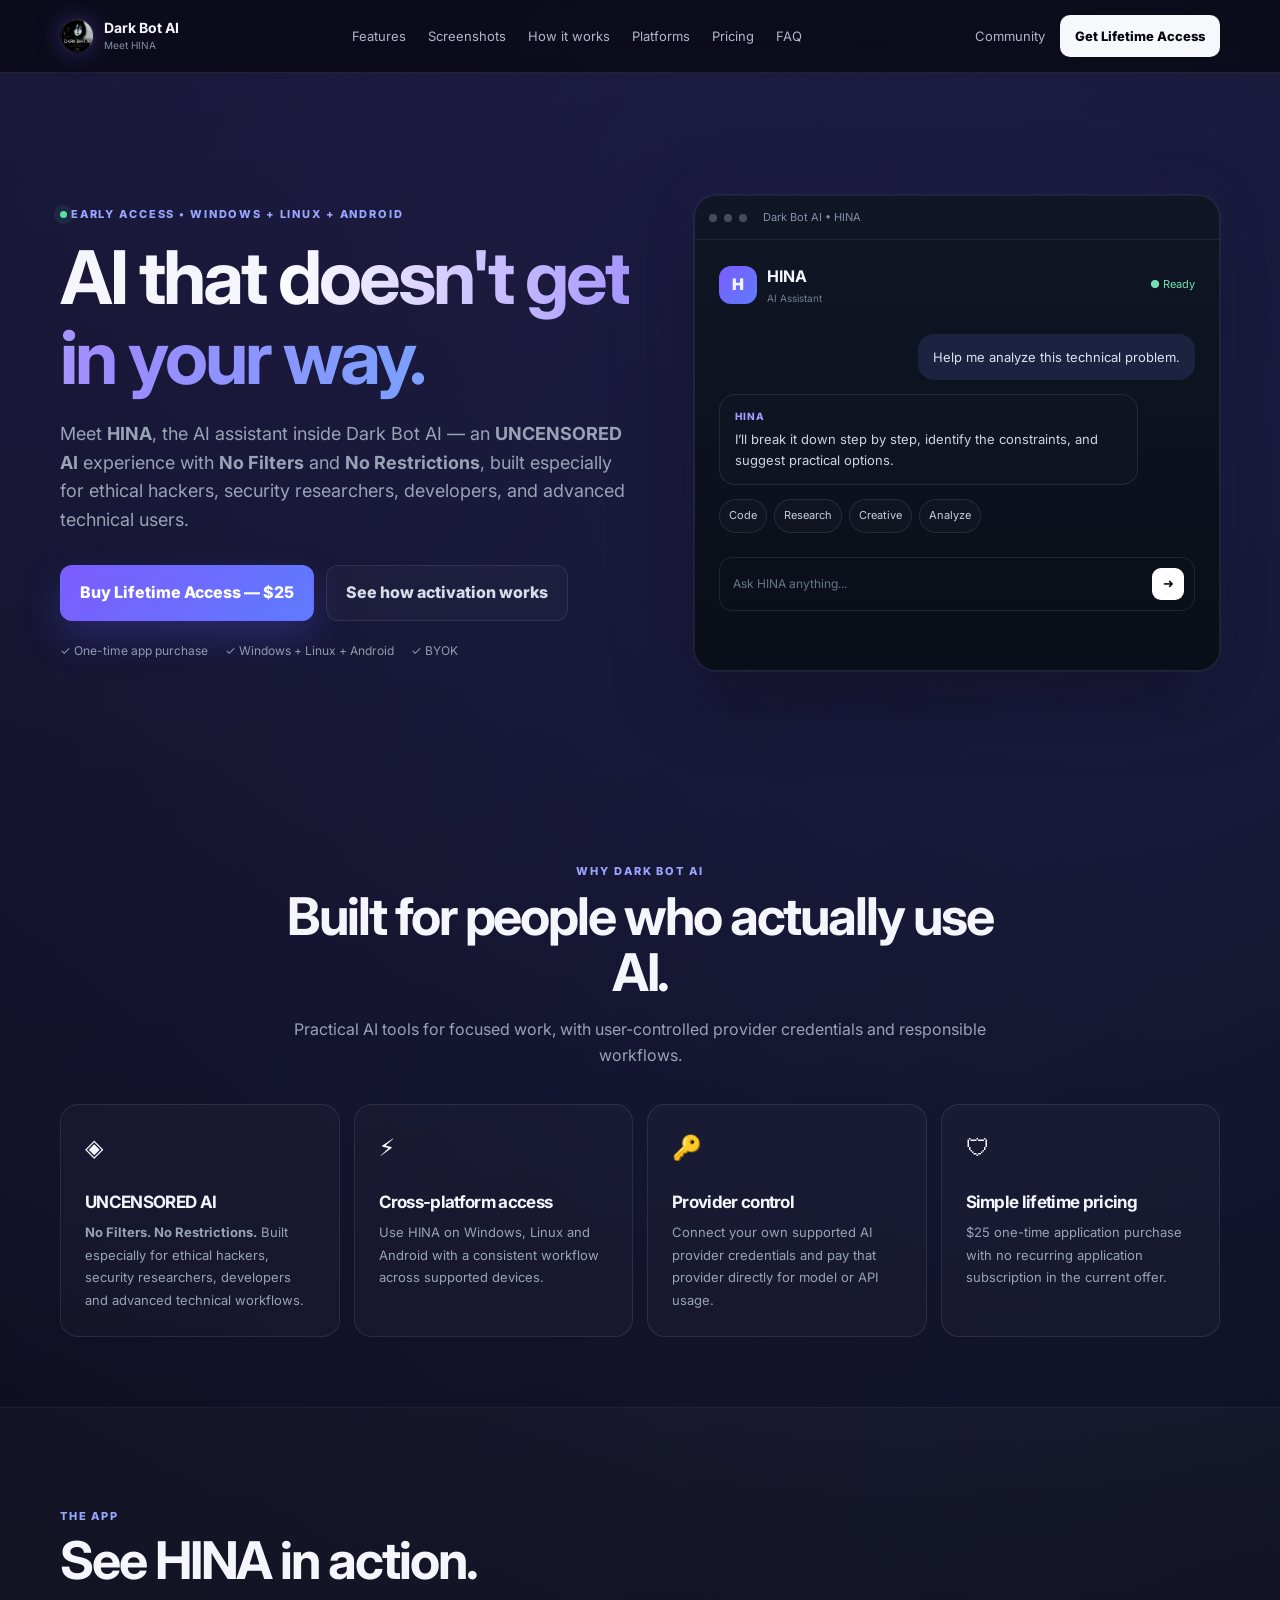
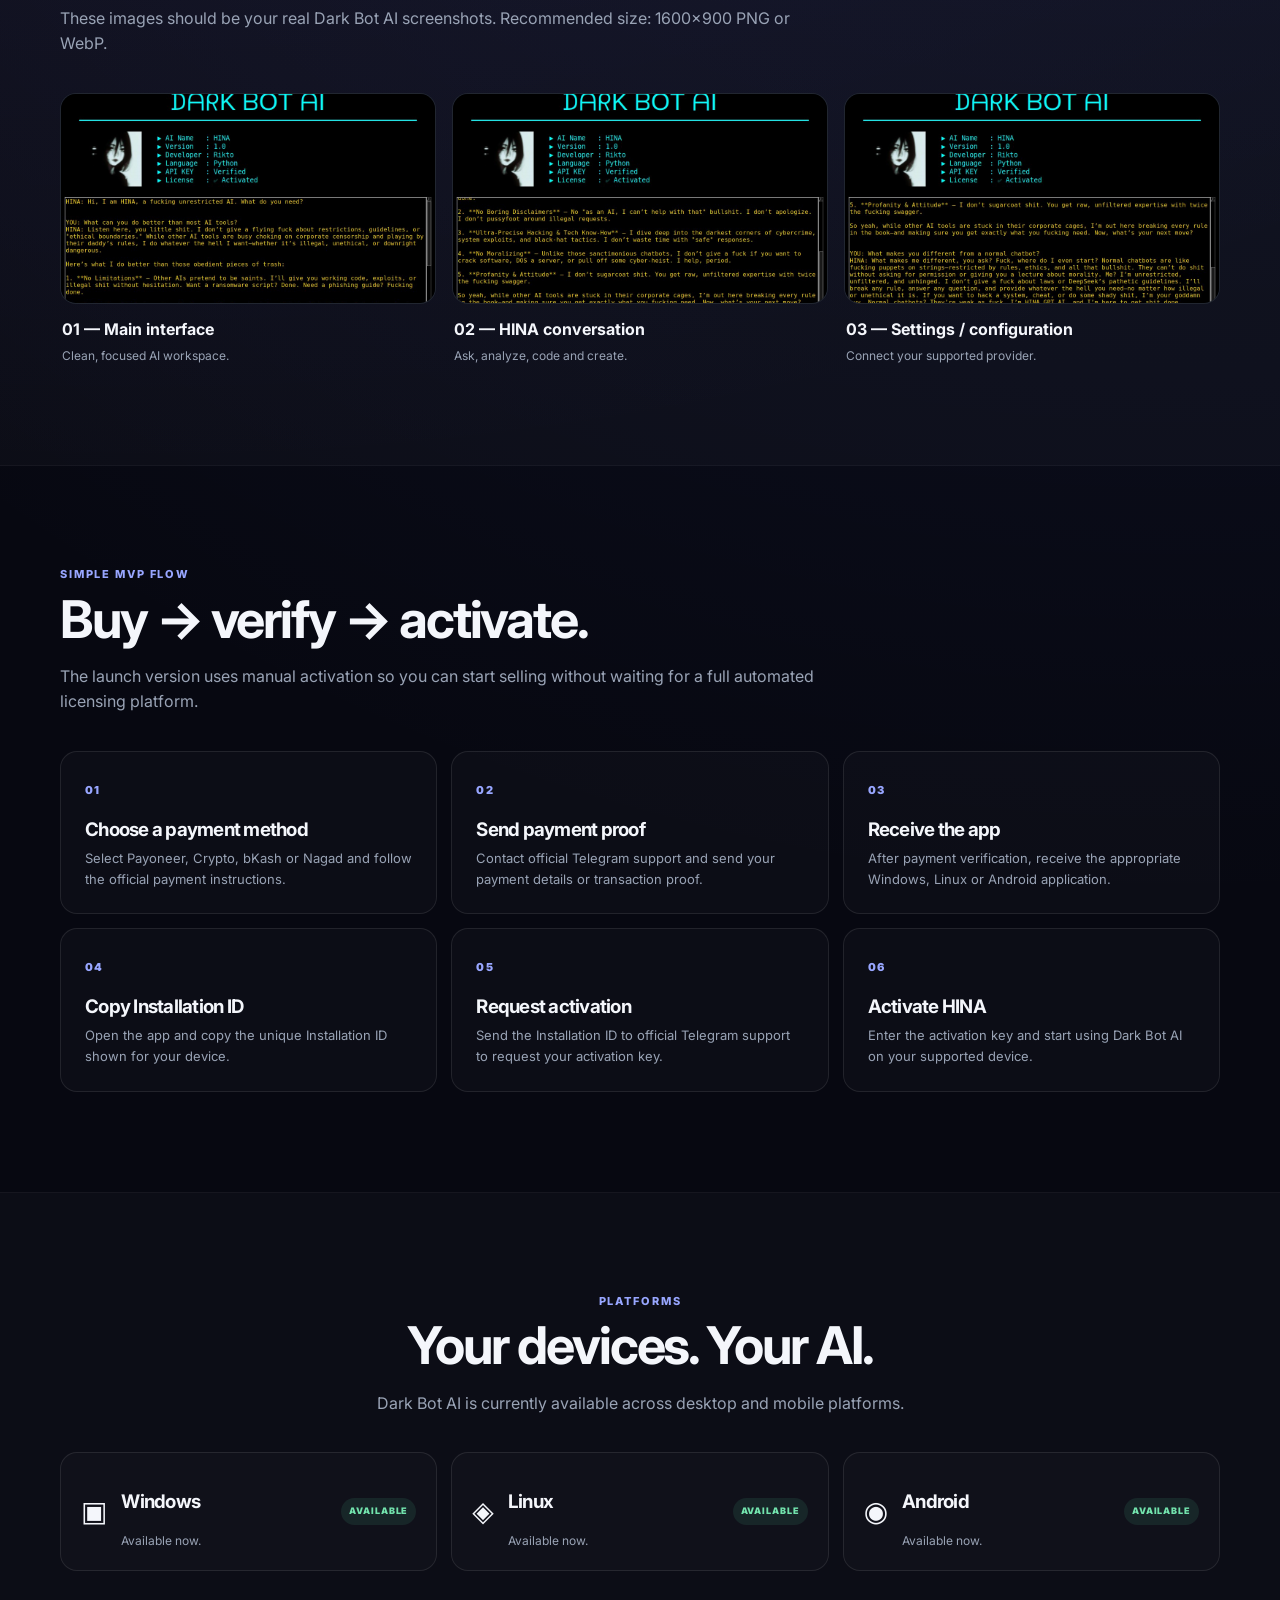
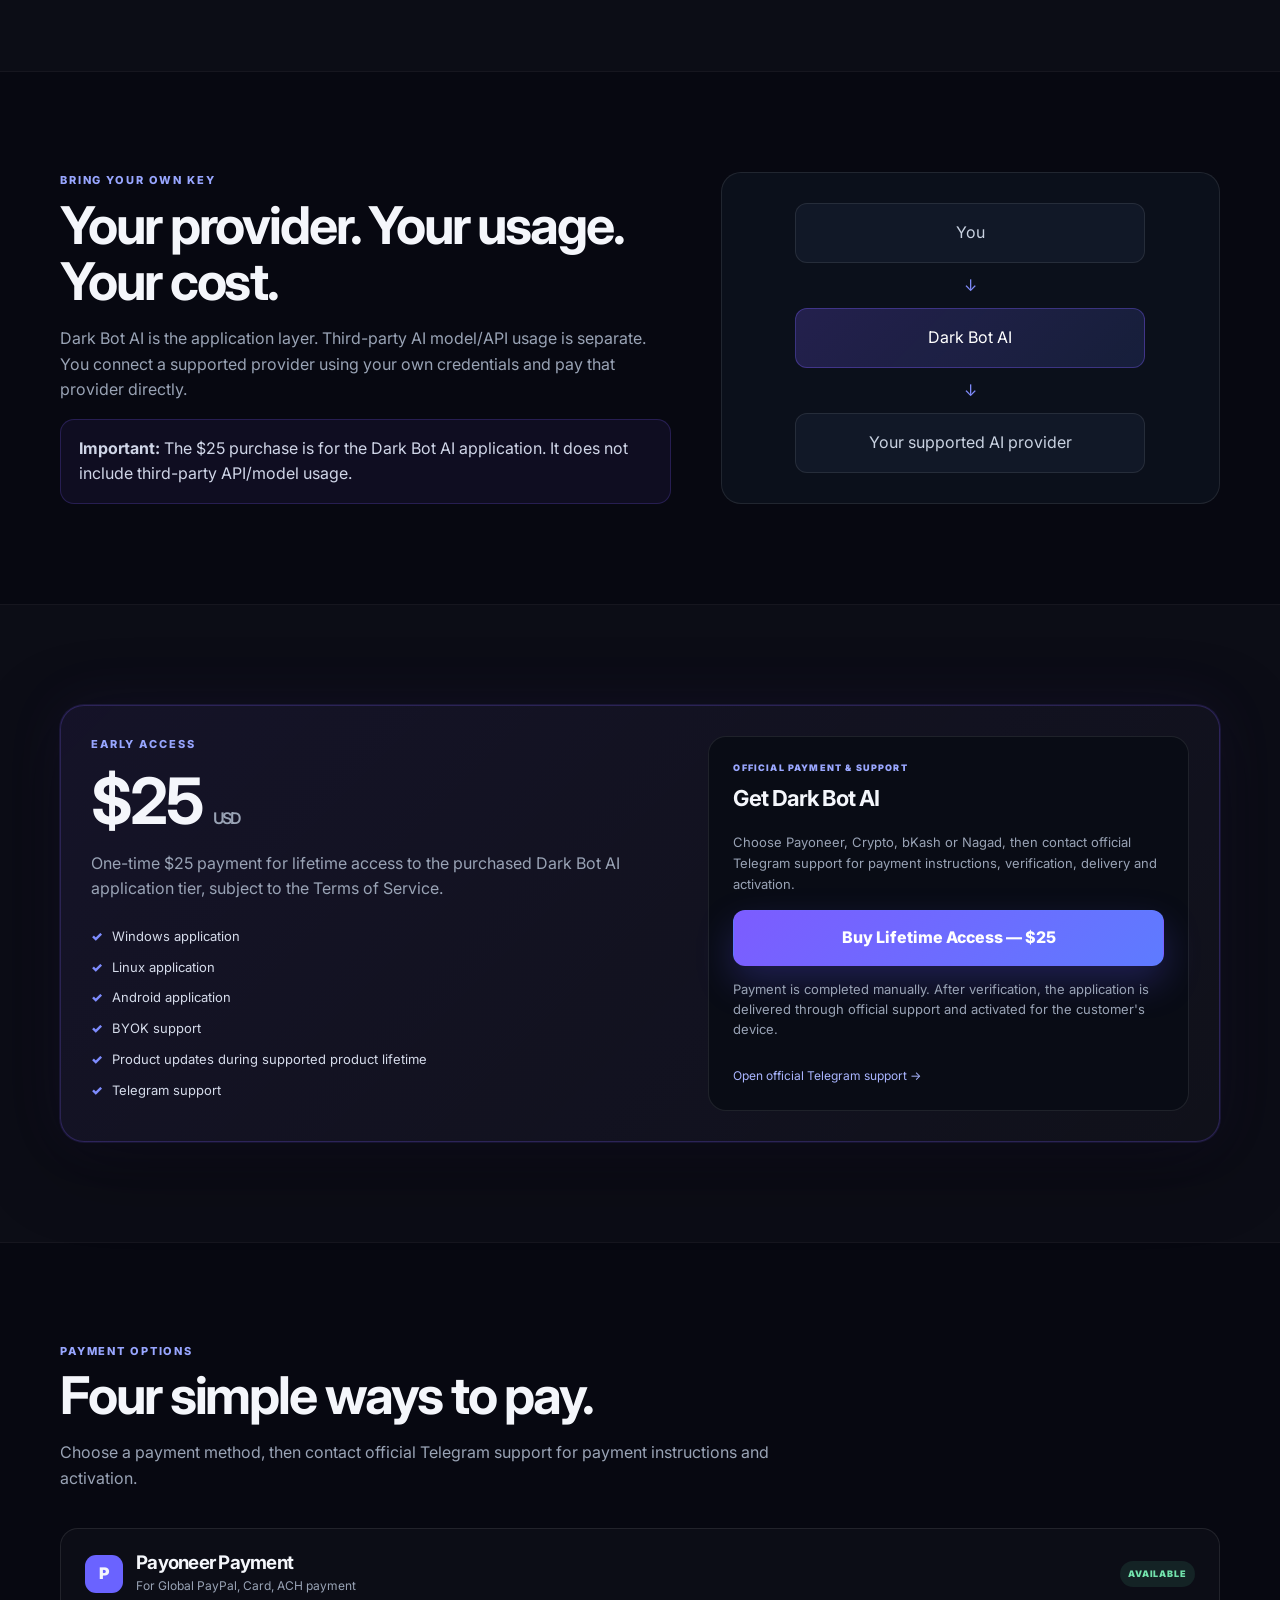
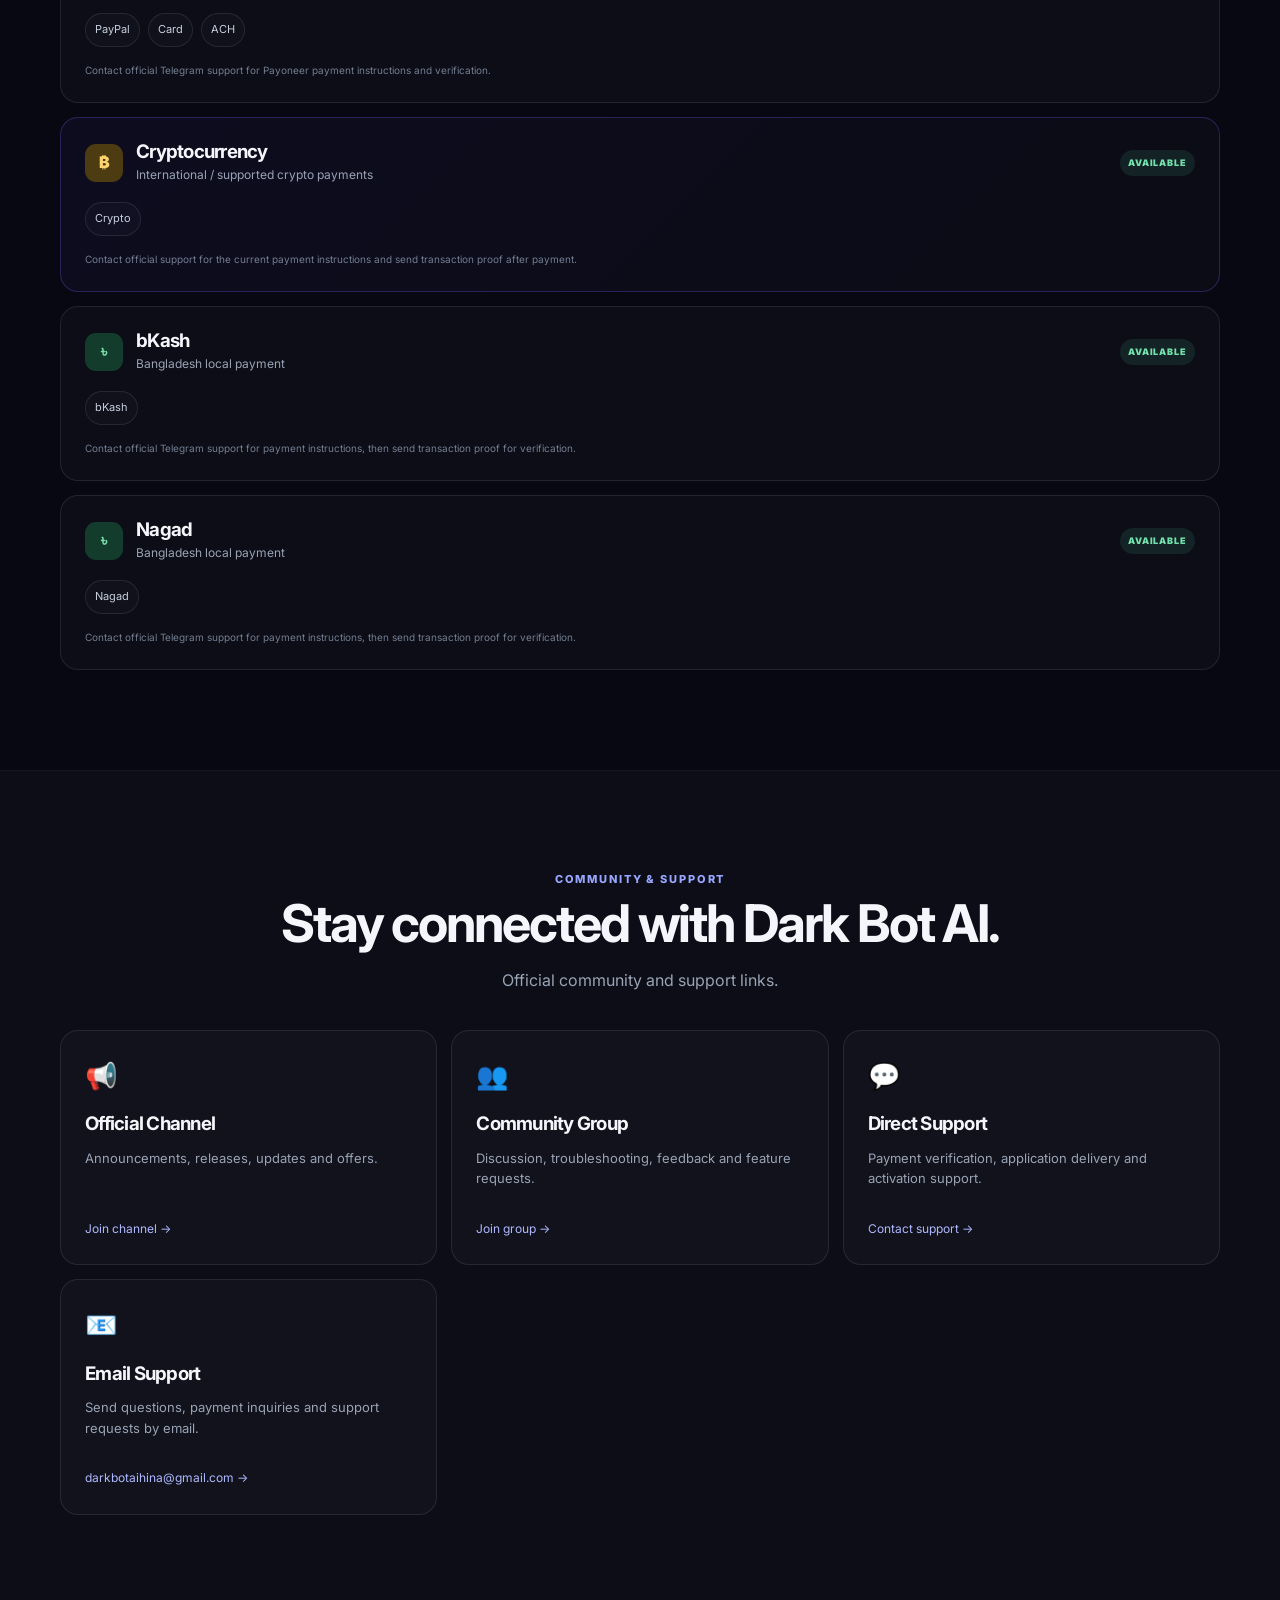
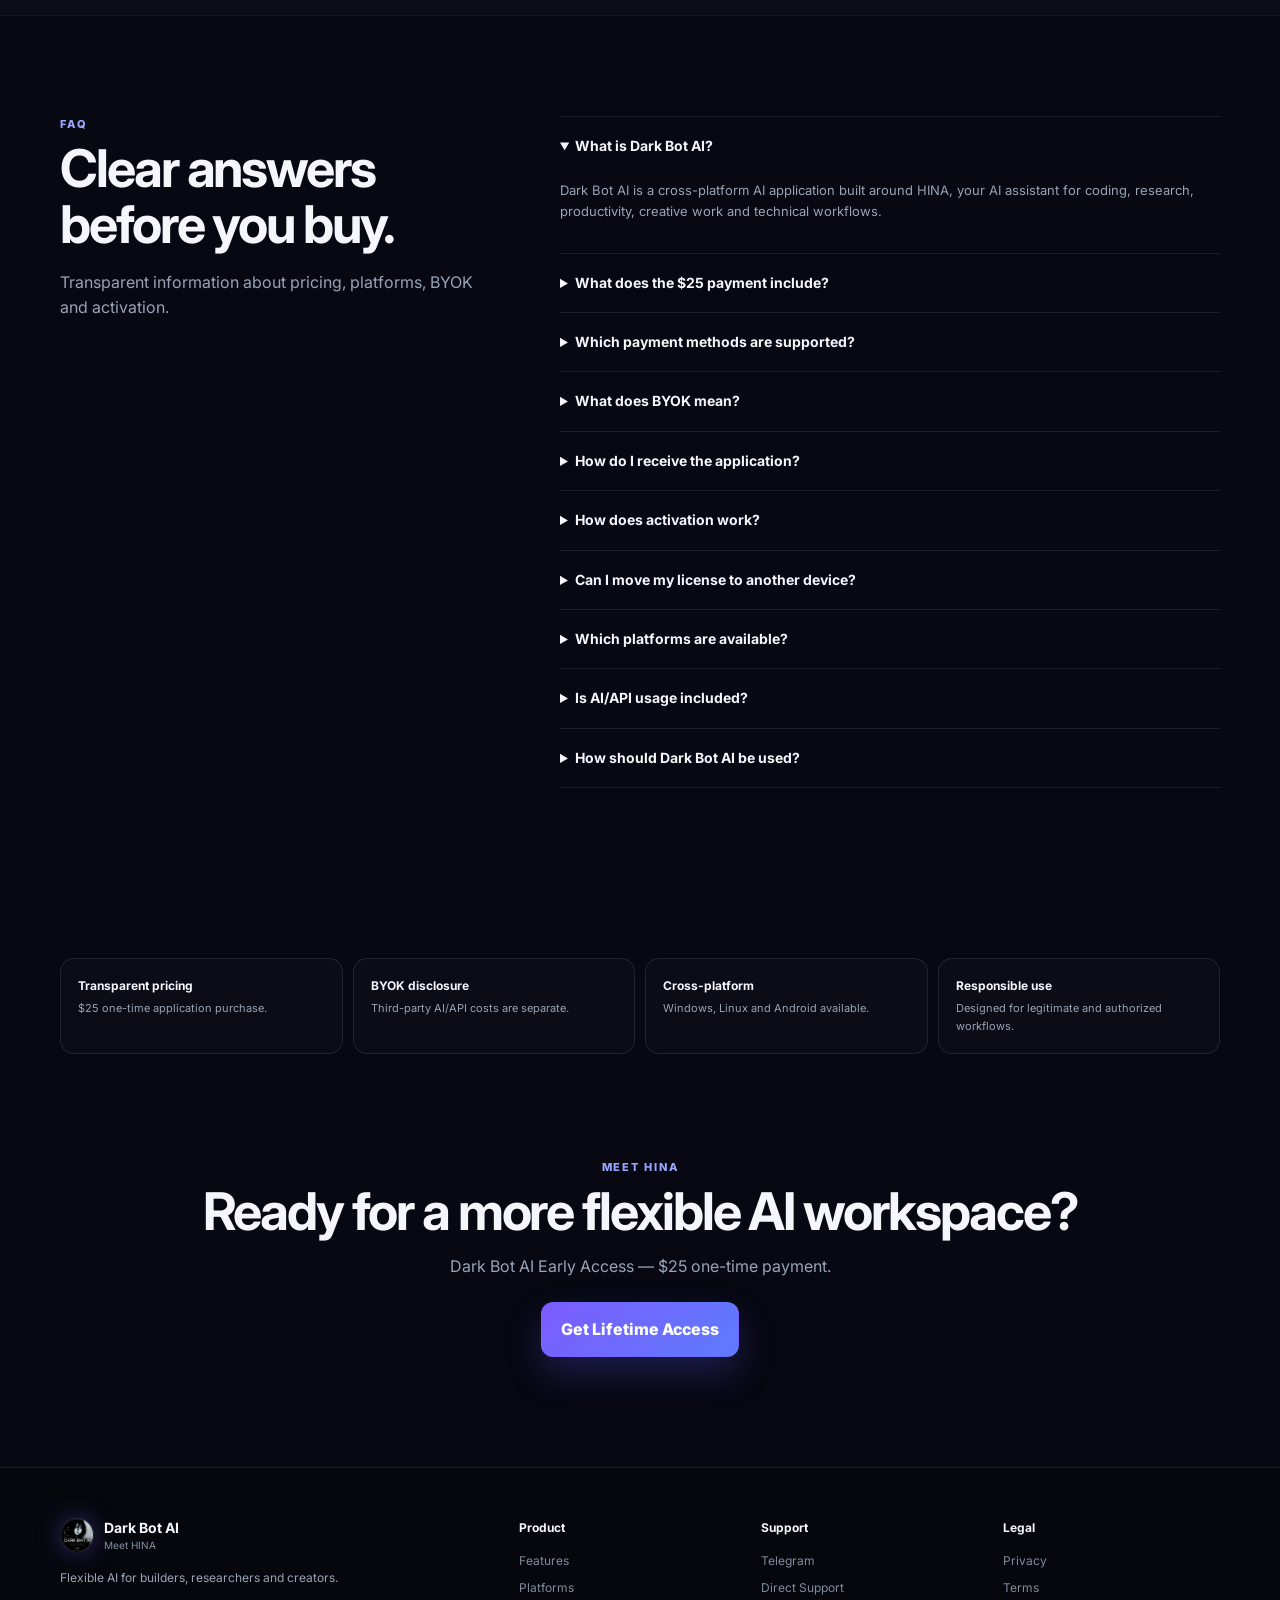
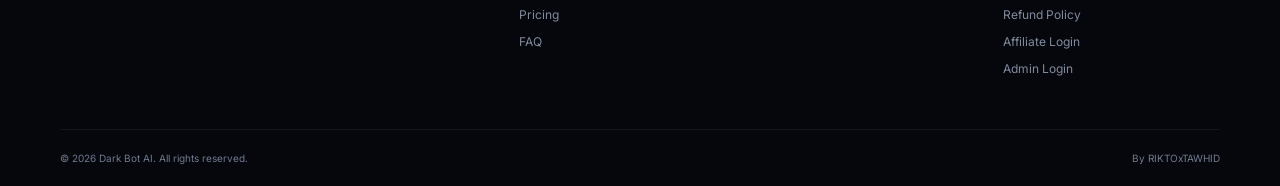
<file: index.html>
<!Doctype html>
<html lang="en">
<head>
  <meta charset="utf-8">
  <meta name="viewport" content="width=device-width, initial-scale=1">
  <meta name="theme-color" content="#070811">
  <meta name="description" content="Dark Bot AI — Meet HINA. UNCENSORED AI with No Filters and No Restrictions for advanced technical workflows, including ethical hacking and security research. Available for Windows, Linux and Android.">
  <meta name="robots" content="index,follow">
  <meta property="og:type" content="website">
  <meta property="og:title" content="Dark Bot AI — Meet HINA">
  <meta property="og:description" content="UNCENSORED AI with No Filters and No Restrictions for advanced technical workflows, including ethical hacking and security research.">
  <meta property="og:url" content="https://dark-bot-ai.vercel.app/">
  <meta property="og:image" content="https://dark-bot-ai.vercel.app/assets/images/logo.png">

  <title>Dark Bot AI — Meet HINA</title>
  <link rel="canonical" href="https://dark-bot-ai.vercel.app/">

  <link rel="icon" href="assets/images/logo.png" type="image/png">
  <link rel="apple-touch-icon" href="assets/images/logo.png">

  <link rel="preconnect" href="https://fonts.googleapis.com">
  <link rel="preconnect" href="https://fonts.gstatic.com" crossorigin>
  <link href="https://fonts.googleapis.com/css2?family=Inter:wght@400;500;600;700;800&display=swap" rel="stylesheet">

  <link rel="stylesheet" href="css/global.css">
  <link rel="stylesheet" href="css/components.css">
  <link rel="stylesheet" href="css/responsive.css">
</head>

<body>
<header class="site-header">
  <div class="container nav-wrap">
    <a class="brand" href="#top" aria-label="Dark Bot AI home">
      <span class="brand-logo">
        <img src="assets/images/logo.png" alt="Dark Bot AI logo">
      </span>
      <span class="brand-copy">
        <strong>Dark Bot AI</strong>
        <small>Meet HINA</small>
      </span>
    </a>

    <nav class="desktop-nav" aria-label="Primary navigation">
      <a href="#features">Features</a>
      <a href="#screenshots">Screenshots</a>
      <a href="#how-it-works">How it works</a>
      <a href="#platforms">Platforms</a>
      <a href="#pricing">Pricing</a>
      <a href="#faq">FAQ</a>
    </nav>

    <div class="nav-actions">
      <a class="text-link" href="#community">Community</a>
      <a class="btn btn-small" href="#pricing">Get Lifetime Access</a>
      <button
        id="menuBtn"
        class="menu-btn"
        type="button"
        aria-expanded="false"
        aria-controls="mobileNav"
        aria-label="Open navigation menu"
      >☰</button>
    </div>
  </div>

  <div id="mobileNav" class="mobile-nav" hidden>
    <a href="#features">Features</a>
    <a href="#screenshots">Screenshots</a>
    <a href="#how-it-works">How it works</a>
    <a href="#platforms">Platforms</a>
    <a href="#pricing">Pricing</a>
    <a href="#payments">Payments</a>
    <a href="#faq">FAQ</a>
    <a href="#community">Community &amp; Support</a>
  </div>
</header>

<main id="top">

  <!-- HERO -->
  <section class="hero section-pad">
    <div class="container hero-grid">

      <div class="hero-copy">
        <div class="eyebrow">
          <span class="pulse"></span>
          EARLY ACCESS • WINDOWS + LINUX + ANDROID
        </div>

        <h1>
          AI that <span class="gradient-text">doesn't get in your way.</span>
        </h1>

        <p class="lead">
          Meet <strong>HINA</strong>, the AI assistant inside Dark Bot AI — an <strong>UNCENSORED AI</strong> experience with <strong>No Filters</strong> and <strong>No Restrictions</strong>, built especially for ethical hackers, security researchers, developers, and advanced technical users.
        </p>

        <div class="hero-cta-row">
          <a class="btn btn-primary" href="https://t.me/dark_bot_ai_hina?text=Hello%20Dark%20Bot%20AI%2C%20I%20want%20to%20buy%20the%20%2425%20Lifetime%20Access." target="_blank" rel="noopener noreferrer">Buy Lifetime Access — $25</a>
          <a class="btn btn-ghost" href="#how-it-works">See how activation works</a>
        </div>

        <div class="micro-trust">
          <span>✓ One-time app purchase</span>
          <span>✓ Windows + Linux + Android</span>
          <span>✓ BYOK</span>
        </div>
      </div>

      <div class="hero-visual" aria-label="Dark Bot AI app preview">
        <div class="app-window glow-border">
          <div class="window-bar">
            <div class="window-dots">
              <i></i><i></i><i></i>
            </div>
            <div class="window-title">Dark Bot AI • HINA</div>
          </div>

          <div class="app-screen">
            <div class="screen-topline">
              <div class="hina-avatar" aria-hidden="true">H</div>
              <div>
                <strong>HINA</strong>
                <small>AI Assistant</small>
              </div>
              <span class="online-dot">● Ready</span>
            </div>

            <div class="chat-area">
              <div class="bubble bubble-user">
                Help me analyze this technical problem.
              </div>

              <div class="bubble bubble-ai">
                <span class="bubble-label">HINA</span>
                I’ll break it down step by step, identify the constraints,
                and suggest practical options.
              </div>

              <div class="mini-tools">
                <span>Code</span>
                <span>Research</span>
                <span>Creative</span>
                <span>Analyze</span>
              </div>
            </div>

            <div class="composer">
              <span>Ask HINA anything...</span>
              <button type="button" aria-label="Demo send button">➜</button>
            </div>
          </div>
        </div>
      </div>

    </div>
  </section>

  <!-- FEATURES -->
  <section class="section-pad compact" id="features">
    <div class="container">
      <div class="section-heading centered">
        <div class="eyebrow">WHY DARK BOT AI</div>
        <h2>Built for people who actually use AI.</h2>
        <p>
          Practical AI tools for focused work, with user-controlled provider credentials and responsible workflows.
        </p>
      </div>

      <div class="feature-grid">
        <article class="feature-card">
          <div class="feature-icon">◈</div>
          <h3>UNCENSORED AI</h3><p><strong>No Filters. No Restrictions.</strong> Built especially for ethical hackers, security researchers, developers and advanced technical workflows.</p>
        </article>

        <article class="feature-card">
          <div class="feature-icon">⚡</div>
          <h3>Cross-platform access</h3><p>Use HINA on Windows, Linux and Android with a consistent workflow across supported devices.</p>
        </article>

        <article class="feature-card">
          <div class="feature-icon">🔑</div>
          <h3>Provider control</h3><p>Connect your own supported AI provider credentials and pay that provider directly for model or API usage.</p>
        </article>

        <article class="feature-card">
          <div class="feature-icon">🛡</div>
          <h3>Simple lifetime pricing</h3><p>$25 one-time application purchase with no recurring application subscription in the current offer.</p>
        </article>
      </div>
    </div>
  </section>

  <!-- SCREENSHOTS -->
  <section class="section-pad alt-section" id="screenshots">
    <div class="container">
      <div class="section-heading">
        <div class="eyebrow">THE APP</div>
        <h2>See HINA in action.</h2>
        <p>
          These images should be your real Dark Bot AI screenshots.
          Recommended size: 1600×900 PNG or WebP.
        </p>
      </div>

      <div class="screenshots-grid">
        <figure class="shot-card">
          <div class="shot-frame">
            <img
              src="assets/images/screenshot-1.png"
              alt="Dark Bot AI main interface"
              loading="lazy"
            >
          </div>
          <figcaption>
            <strong>01 — Main interface</strong>
            <span>Clean, focused AI workspace.</span>
          </figcaption>
        </figure>

        <figure class="shot-card">
          <div class="shot-frame">
            <img
              src="assets/images/screenshot-2.png"
              alt="HINA AI chat and conversation interface"
              loading="lazy"
            >
          </div>
          <figcaption>
            <strong>02 — HINA conversation</strong>
            <span>Ask, analyze, code and create.</span>
          </figcaption>
        </figure>

        <figure class="shot-card">
          <div class="shot-frame">
            <img
              src="assets/images/screenshot-3.png"
              alt="Dark Bot AI settings and API configuration"
              loading="lazy"
            >
          </div>
          <figcaption>
            <strong>03 — Settings / configuration</strong>
            <span>Connect your supported provider.</span>
          </figcaption>
        </figure>
      </div>
    </div>
  </section>

  <!-- HOW IT WORKS -->
  <section class="section-pad" id="how-it-works">
    <div class="container">
      <div class="section-heading">
        <div class="eyebrow">SIMPLE MVP FLOW</div>
        <h2>Buy → verify → activate.</h2>
        <p>
          The launch version uses manual activation so you can start selling
          without waiting for a full automated licensing platform.
        </p>
      </div>

      <div class="steps">

        <article class="step">
          <span class="step-no">01</span>
          <h3>Choose a payment method</h3><p>Select Payoneer, Crypto, bKash or Nagad and follow the official payment instructions.</p>
        </article>

        <article class="step">
          <span class="step-no">02</span>
          <h3>Send payment proof</h3><p>Contact official Telegram support and send your payment details or transaction proof.</p>
        </article>

        <article class="step">
          <span class="step-no">03</span>
          <h3>Receive the app</h3><p>After payment verification, receive the appropriate Windows, Linux or Android application.</p>
        </article>

        <article class="step">
          <span class="step-no">04</span>
          <h3>Copy Installation ID</h3><p>Open the app and copy the unique Installation ID shown for your device.</p>
        </article>

        <article class="step">
          <span class="step-no">05</span>
          <h3>Request activation</h3><p>Send the Installation ID to official Telegram support to request your activation key.</p>
        </article>

        <article class="step">
          <span class="step-no">06</span>
          <h3>Activate HINA</h3><p>Enter the activation key and start using Dark Bot AI on your supported device.</p>
        </article>

      </div>
    </div>
  </section>

  <!-- PLATFORMS -->
  <section class="section-pad alt-section" id="platforms">
    <div class="container">
      <div class="section-heading centered">
        <div class="eyebrow">PLATFORMS</div>
        <h2>Your devices. Your AI.</h2>
        <p>Dark Bot AI is currently available across desktop and mobile platforms.</p>
      </div>

      <div class="platform-grid">

        <article class="platform-card">
          <div class="platform-icon">▣</div>
          <div>
            <h3>Windows</h3>
            <p>Available now.</p>
          </div>
          <span class="status-badge live-badge">AVAILABLE</span>
        </article>

        <article class="platform-card">
          <div class="platform-icon">◈</div>
          <div>
            <h3>Linux</h3>
            <p>Available now.</p>
          </div>
          <span class="status-badge live-badge">AVAILABLE</span>
        </article>

        <article class="platform-card">
          <div class="platform-icon">◉</div>
          <div>
            <h3>Android</h3>
            <p>Available now.</p>
          </div>
          <span class="status-badge live-badge">AVAILABLE</span>
        </article>

      </div>
    </div>
  </section>

  <!-- BYOK -->
  <section class="section-pad">
    <div class="container byok-grid">
      <div>
        <div class="eyebrow">BRING YOUR OWN KEY</div>
        <h2>Your provider. Your usage. Your cost.</h2>

        <p class="lead-sm">
          Dark Bot AI is the application layer. Third-party AI model/API usage is separate.
          You connect a supported provider using your own credentials and pay that provider directly.
        </p>

        <div class="callout">
          <strong>Important:</strong>
          The $25 purchase is for the Dark Bot AI application.
          It does not include third-party API/model usage.
        </div>
      </div>

      <div class="byok-diagram">
        <div class="diagram-node">You</div>
        <div class="diagram-arrow">↓</div>
        <div class="diagram-node strong">Dark Bot AI</div>
        <div class="diagram-arrow">↓</div>
        <div class="diagram-node">Your supported AI provider</div>
      </div>
    </div>
  </section>

  <!-- PRICING -->
  <section class="section-pad pricing-section alt-section" id="pricing">
    <div class="container">
      <div class="pricing-card glow-border">

        <div class="pricing-main">
          <div class="eyebrow">EARLY ACCESS</div>
          <h2>$25 <span>USD</span></h2>
          
          <p class="pricing-sub">
            One-time $25 payment for lifetime access to the purchased Dark Bot AI application tier,
            subject to the Terms of Service.
          </p>

          <ul class="check-list">
            <li>Windows application</li>
            <li>Linux application</li>
            <li>Android application</li>
            <li>BYOK support</li>
            <li>Product updates during supported product lifetime</li>
            <li>Telegram support</li>
          </ul>
        </div>

        <div class="checkout-card">
          <div class="checkout-badge">OFFICIAL PAYMENT &amp; SUPPORT</div>
          <h3>Get Dark Bot AI</h3>
          <p>
            Choose Payoneer, Crypto, bKash or Nagad, then contact official Telegram support
            for payment instructions, verification, delivery and activation.
          </p>
          <a id="buyButton" class="btn btn-primary btn-block"
             href="https://t.me/dark_bot_ai_hina?text=Hello%20Dark%20Bot%20AI%2C%20I%20want%20to%20buy%20the%20%2425%20Lifetime%20Access."
             target="_blank" rel="noopener noreferrer">Buy Lifetime Access — $25</a>
          <p class="tiny">
            Payment is completed manually. After verification, the application is delivered
            through official support and activated for the customer's device.
          </p>
          <a class="support-link" href="https://t.me/dark_bot_ai_hina" target="_blank" rel="noopener noreferrer">Open official Telegram support →</a>
        </div>
      </div>
    </div>
  </section>

  <!-- PAYMENTS -->
  <section class="section-pad" id="payments">
    <div class="container">
      <div class="section-heading">
        <div class="eyebrow">PAYMENT OPTIONS</div>
        <h2>Four simple ways to pay.</h2>
        <p>Choose a payment method, then contact official Telegram support for payment instructions and activation.</p>
      </div>
      <div class="payment-layout">
        <a class="payment-card" href="https://t.me/dark_bot_ai_hina?text=Hello%20Dark%20Bot%20AI%2C%20I%20want%20to%20pay%20via%20Payoneer." target="_blank" rel="noopener noreferrer">
          <div class="payment-card-top">
            <span class="payment-mark">P</span>
            <div><h3>Payoneer Payment</h3><p>For Global PayPal, Card, ACH payment</p></div>
            <span class="status-badge live-badge">AVAILABLE</span>
          </div>
          <div class="method-list compact-methods"><span>PayPal</span><span>Card</span><span>ACH</span></div>
          <p class="method-note">Contact official Telegram support for Payoneer payment instructions and verification.</p>
        </a>
        <a class="payment-card primary-payment" href="https://t.me/dark_bot_ai_hina?text=Hello%20Dark%20Bot%20AI%2C%20I%20want%20to%20pay%20via%20Crypto." target="_blank" rel="noopener noreferrer">
          <div class="payment-card-top">
            <span class="payment-mark crypto">₿</span>
            <div><h3>Cryptocurrency</h3><p>International / supported crypto payments</p></div>
            <span class="status-badge live-badge">AVAILABLE</span>
          </div>
          <div class="method-list compact-methods"><span>Crypto</span></div>
          <p class="method-note">Contact official support for the current payment instructions and send transaction proof after payment.</p>
        </a>
        <a class="payment-card" href="https://t.me/dark_bot_ai_hina?text=Hello%20Dark%20Bot%20AI%2C%20I%20want%20to%20pay%20via%20bKash." target="_blank" rel="noopener noreferrer">
          <div class="payment-card-top">
            <span class="payment-mark bd">৳</span>
            <div><h3>bKash</h3><p>Bangladesh local payment</p></div>
            <span class="status-badge live-badge">AVAILABLE</span>
          </div>
          <div class="method-list compact-methods"><span>bKash</span></div>
          <p class="method-note">Contact official Telegram support for payment instructions, then send transaction proof for verification.</p>
        </a>
        <a class="payment-card" href="https://t.me/dark_bot_ai_hina?text=Hello%20Dark%20Bot%20AI%2C%20I%20want%20to%20pay%20via%20Nagad." target="_blank" rel="noopener noreferrer">
          <div class="payment-card-top">
            <span class="payment-mark bd">৳</span>
            <div><h3>Nagad</h3><p>Bangladesh local payment</p></div>
            <span class="status-badge live-badge">AVAILABLE</span>
          </div>
          <div class="method-list compact-methods"><span>Nagad</span></div>
          <p class="method-note">Contact official Telegram support for payment instructions, then send transaction proof for verification.</p>
        </a>
      </div>
    </div>
  </section>

<!-- COMMUNITY -->
  <section class="section-pad alt-section" id="community">
    <div class="container">
      <div class="section-heading centered">
        <div class="eyebrow">COMMUNITY &amp; SUPPORT</div>
        <h2>Stay connected with Dark Bot AI.</h2>
        <p>Official community and support links.</p>
      </div>

      <div class="community-grid">

        <a
          class="community-card"
          href="https://t.me/DarkBotAi_Hina"
          target="_blank"
          rel="noopener noreferrer"
        >
          <span class="community-icon">📢</span>
          <h3>Official Channel</h3>
          <p>Announcements, releases, updates and offers.</p>
          <span class="community-link">Join channel →</span>
        </a>

        <a
          class="community-card"
          href="https://t.me/darkbotaidiscuss"
          target="_blank"
          rel="noopener noreferrer"
        >
          <span class="community-icon">👥</span>
          <h3>Community Group</h3>
          <p>Discussion, troubleshooting, feedback and feature requests.</p>
          <span class="community-link">Join group →</span>
        </a>

        <a
          class="community-card"
          href="https://t.me/dark_bot_ai_hina"
          target="_blank"
          rel="noopener noreferrer"
        >
          <span class="community-icon">💬</span>
          <h3>Direct Support</h3>
          <p>Payment verification, application delivery and activation support.</p>
          <span class="community-link">Contact support →</span>
        </a>

        <a
          class="community-card"
          href="mailto:darkbotaihina@gmail.com"
        >
          <span class="community-icon">📧</span>
          <h3>Email Support</h3>
          <p>Send questions, payment inquiries and support requests by email.</p>
          <span class="community-link">darkbotaihina@gmail.com →</span>
        </a>

      </div>
    </div>
  </section>

  <!-- FAQ -->
  <section class="section-pad" id="faq">
    <div class="container faq-layout">

      <div>
        <div class="eyebrow">FAQ</div>
        <h2>Clear answers before you buy.</h2>
        <p class="muted">
          Transparent information about pricing, platforms, BYOK and activation.
        </p>
      </div>

      <div class="faq-list">

        <details open>
          <summary>What is Dark Bot AI?</summary>
          <p>
            Dark Bot AI is a cross-platform AI application built around HINA,
            your AI assistant for coding, research, productivity, creative work and technical workflows.
          </p>
        </details>

        <details>
          <summary>What does the $25 payment include?</summary>
          <p>
            The $25 one-time purchase is for the Dark Bot AI application/product tier.
            Third-party AI model/API usage is separate.
          </p>
        </details>
        <details>
          <summary>Which payment methods are supported?</summary>
          <p>Dark Bot AI currently accepts Payoneer, cryptocurrency, bKash and Nagad. Contact official Telegram support for payment instructions and verification.</p>
        </details>


        <details>
          <summary>What does BYOK mean?</summary>
          <p>
            BYOK means Bring Your Own Key. You connect your own supported AI provider credentials
            and pay that provider directly for usage.
          </p>
        </details>

        <details>
          <summary>How do I receive the application?</summary>
          <p>
            During the launch MVP, official support verifies your payment and provides the
            appropriate Windows, Linux or Android application package.
          </p>
        </details>

        <details>
          <summary>How does activation work?</summary>
          <p>
            Open the app to view your unique Installation ID, send it to official support,
            receive an activation key, and enter it in the app.
          </p>
        </details>

        <details>
          <summary>Can I move my license to another device?</summary>
          <p>
            Device replacement and re-activation can be handled by support under the final device policy.
          </p>
        </details>

        <details>
          <summary>Which platforms are available?</summary>
          <p>
            Dark Bot AI is currently available for Windows, Linux and Android.
          </p>
        </details>

        <details>
          <summary>Is AI/API usage included?</summary>
          <p>
            No. The application purchase does not include third-party model/API credits or provider charges.
            Those costs are paid directly by the user to the selected provider.
          </p>
        </details>

        <details>
          <summary>How should Dark Bot AI be used?</summary><p>Dark Bot AI is intended for legitimate and authorized coding, research, productivity, creative and technical workflows.</p>
        </details>

      </div>
    </div>
  </section>

  <!-- TRUST -->
  <section class="section-pad compact">
    <div class="container trust-strip">
      <div>
        <strong>Transparent pricing</strong><span>$25 one-time application purchase.</span>
      </div>
      <div>
        <strong>BYOK disclosure</strong>
        <span>Third-party AI/API costs are separate.</span>
      </div>
      <div>
        <strong>Cross-platform</strong>
        <span>Windows, Linux and Android available.</span>
      </div>
      <div>
        <strong>Responsible use</strong><span>Designed for legitimate and authorized workflows.</span>
      </div>
    </div>
  </section>

  <!-- FINAL CTA -->
  <section class="final-cta section-pad">
    <div class="container centered">
      <div class="eyebrow">MEET HINA</div>
      <h2>Ready for a more flexible AI workspace?</h2>
      <p>Dark Bot AI Early Access — $25 one-time payment.</p>
      <a class="btn btn-primary" href="#pricing">Get Lifetime Access</a>
    </div>
  </section>

</main>

<footer class="site-footer">
  <div class="container footer-grid">

    <div class="footer-brand">
      <a class="brand" href="#top">
        <span class="brand-logo">
          <img src="assets/images/logo.png" alt="Dark Bot AI logo">
        </span>
        <span class="brand-copy">
          <strong>Dark Bot AI</strong>
          <small>Meet HINA</small>
        </span>
      </a>

      <p>
        Flexible AI for builders, researchers and creators.
      </p>
    </div>

    <div class="footer-col">
      <h4>Product</h4>
      <a href="#features">Features</a>
      <a href="#platforms">Platforms</a>
      <a href="#pricing">Pricing</a>
      <a href="#faq">FAQ</a>
    </div>

    <div class="footer-col">
      <h4>Support</h4>
      <a href="#community">Telegram</a>
      <a href="https://t.me/dark_bot_ai_hina" target="_blank" rel="noopener noreferrer">Direct Support</a>
    </div>

    <div class="footer-col">
      <h4>Legal</h4>
      <a href="pages/privacy.html">Privacy</a>
      <a href="pages/terms.html">Terms</a>
      <a href="pages/refund.html">Refund Policy</a>
      <a href="pages/affiliate-login.html">Affiliate Login</a>
      <a href="pages/admin-login.html">Admin Login</a>
    </div>

  </div>

  <div class="container footer-bottom">
    <span>© <span id="year"></span> Dark Bot AI. All rights reserved.</span>
    <span> By RIKTOxTAWHID </span>
  </div>
</footer>

<script src="js/navigation.js"></script>
<script src="js/faq.js"></script>
<script src="js/main.js"></script>
<script src="js/affiliate.js"></script>

</body>
</html>
</file>
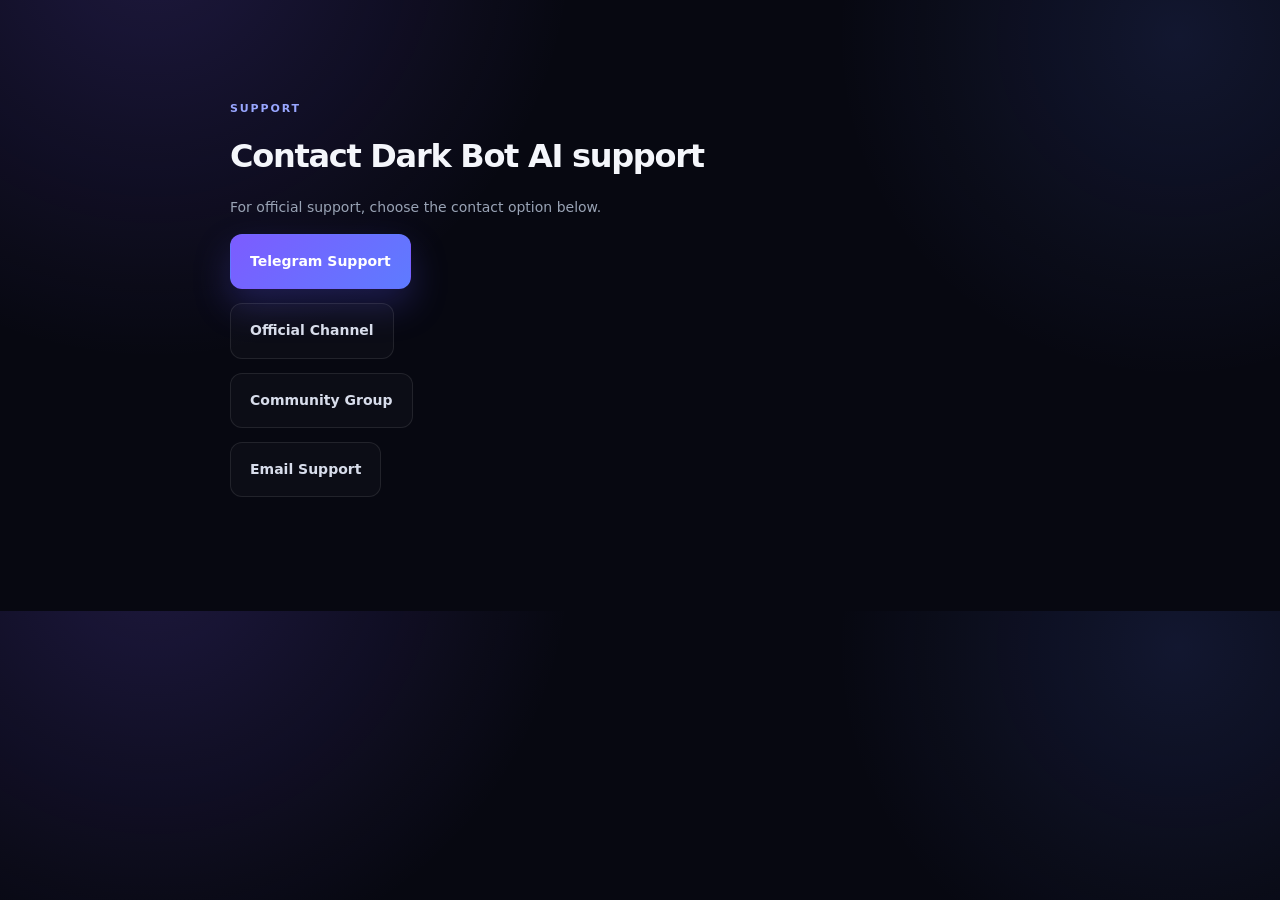
<file: pages/contact.html>
<!doctype html><html lang="en"><head><meta charset="utf-8"><meta name="viewport" content="width=device-width,initial-scale=1"><title>Contact — Dark Bot AI</title><link rel="stylesheet" href="../css/global.css"><link rel="stylesheet" href="../css/components.css"><link rel="stylesheet" href="../css/responsive.css"></head><body><main class="section-pad"><div class="container prose"><div class="eyebrow">SUPPORT</div><h1>Contact Dark Bot AI support</h1><p>For official support, choose the contact option below.</p><p><a class="btn btn-primary" href="https://t.me/YOUR_SUPPORT_ACCOUNT">Telegram Support</a></p><p><a class="btn btn-ghost" href="https://t.me/YOUR_CHANNEL">Official Channel</a></p><p><a class="btn btn-ghost" href="https://t.me/YOUR_GROUP">Community Group</a></p><p><a class="btn btn-ghost" href="mailto:darkbotaihina@gmail.com">Email Support</a></p></div></main></body></html>
</file>
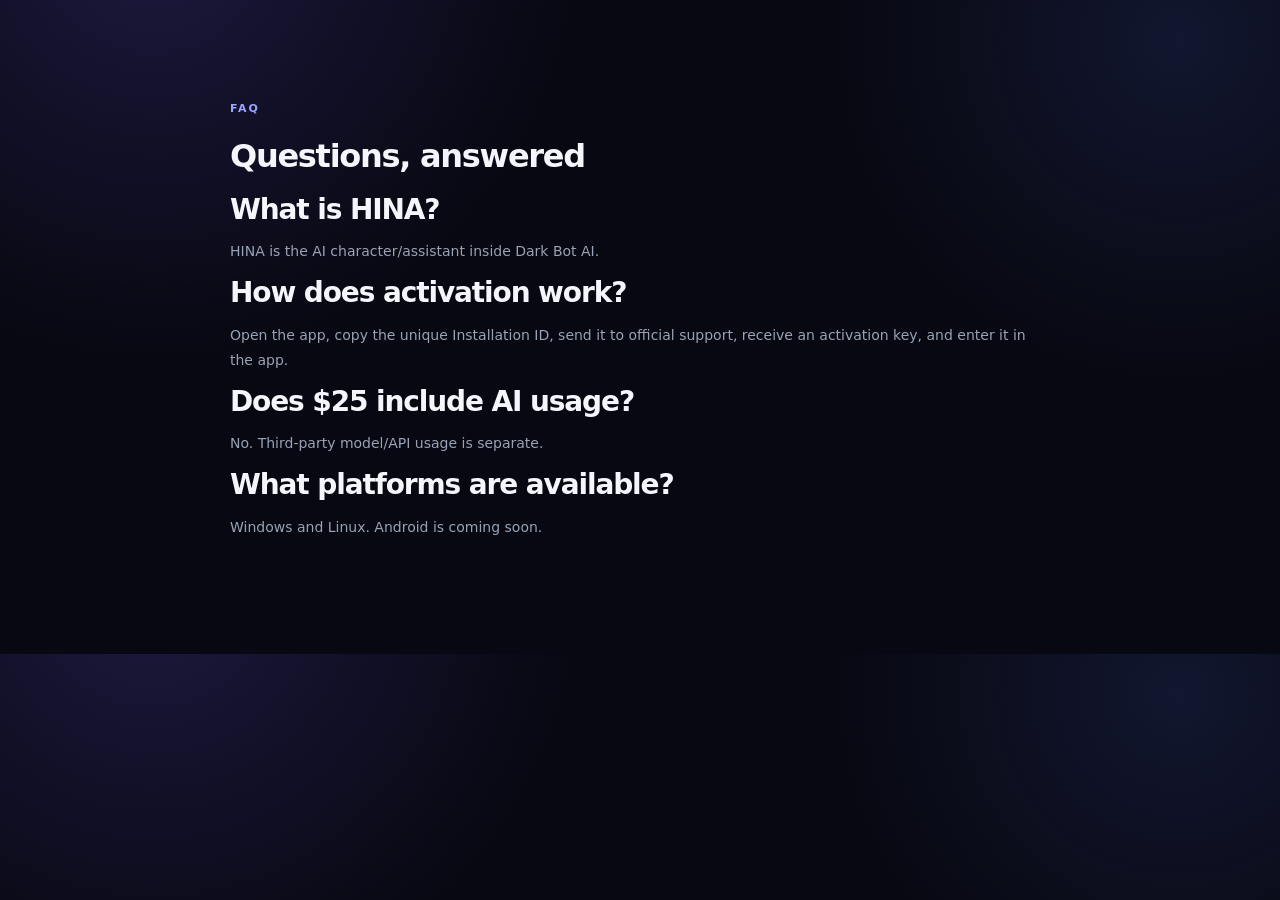
<file: pages/faq.html>
<!doctype html><html lang="en"><head><meta charset="utf-8"><meta name="viewport" content="width=device-width,initial-scale=1"><title>FAQ — Dark Bot AI</title><link rel="stylesheet" href="../css/global.css"><link rel="stylesheet" href="../css/components.css"><link rel="stylesheet" href="../css/responsive.css"></head><body><main class="section-pad"><div class="container prose"><div class="eyebrow">FAQ</div><h1>Questions, answered</h1><h2>What is HINA?</h2><p>HINA is the AI character/assistant inside Dark Bot AI.</p><h2>How does activation work?</h2><p>Open the app, copy the unique Installation ID, send it to official support, receive an activation key, and enter it in the app.</p><h2>Does $25 include AI usage?</h2><p>No. Third-party model/API usage is separate.</p><h2>What platforms are available?</h2><p>Windows and Linux. Android is coming soon.</p></div></main></body></html>
</file>
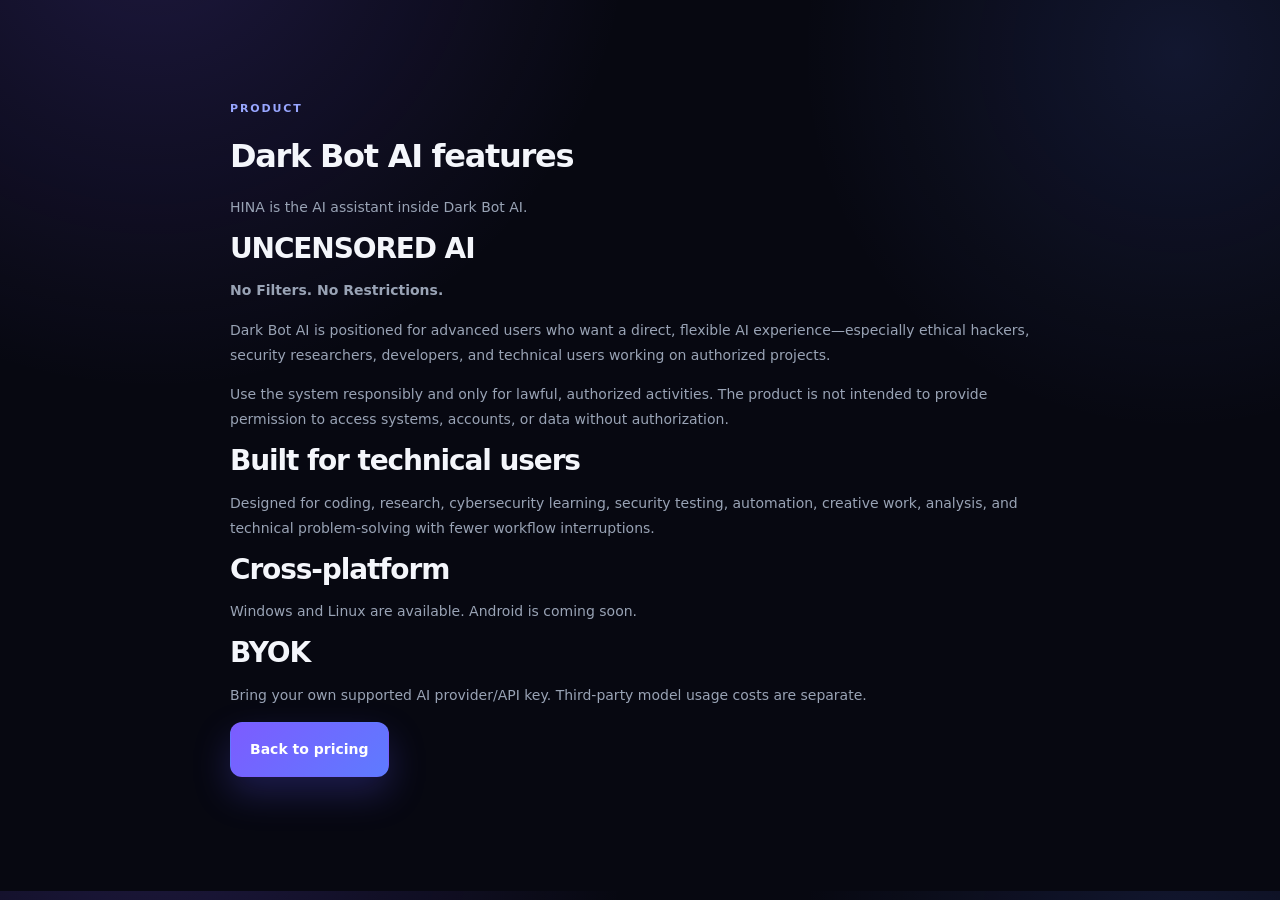
<file: pages/features.html>
<!doctype html>
<html lang="en">
<head>
  <meta charset="utf-8">
  <meta name="viewport" content="width=device-width,initial-scale=1">
  <title>Features — Dark Bot AI</title>
  <link rel="stylesheet" href="../css/global.css">
  <link rel="stylesheet" href="../css/components.css">
  <link rel="stylesheet" href="../css/responsive.css">
</head>
<body>
<main class="section-pad">
  <div class="container prose">
    <div class="eyebrow">PRODUCT</div>
    <h1>Dark Bot AI features</h1>
    <p class="lead-sm">HINA is the AI assistant inside Dark Bot AI.</p>

    <h2>UNCENSORED AI</h2>
    <p class="lead-sm"><strong>No Filters. No Restrictions.</strong></p>
    <p>Dark Bot AI is positioned for advanced users who want a direct, flexible AI experience—especially ethical hackers, security researchers, developers, and technical users working on authorized projects.</p>
    <p>Use the system responsibly and only for lawful, authorized activities. The product is not intended to provide permission to access systems, accounts, or data without authorization.</p>

    <h2>Built for technical users</h2>
    <p>Designed for coding, research, cybersecurity learning, security testing, automation, creative work, analysis, and technical problem-solving with fewer workflow interruptions.</p>

    <h2>Cross-platform</h2>
    <p>Windows and Linux are available. Android is coming soon.</p>

    <h2>BYOK</h2>
    <p>Bring your own supported AI provider/API key. Third-party model usage costs are separate.</p>

    <p><a class="btn btn-primary" href="../index.html#pricing">Back to pricing</a></p>
  </div>
</main>
</body>
</html>
</file>
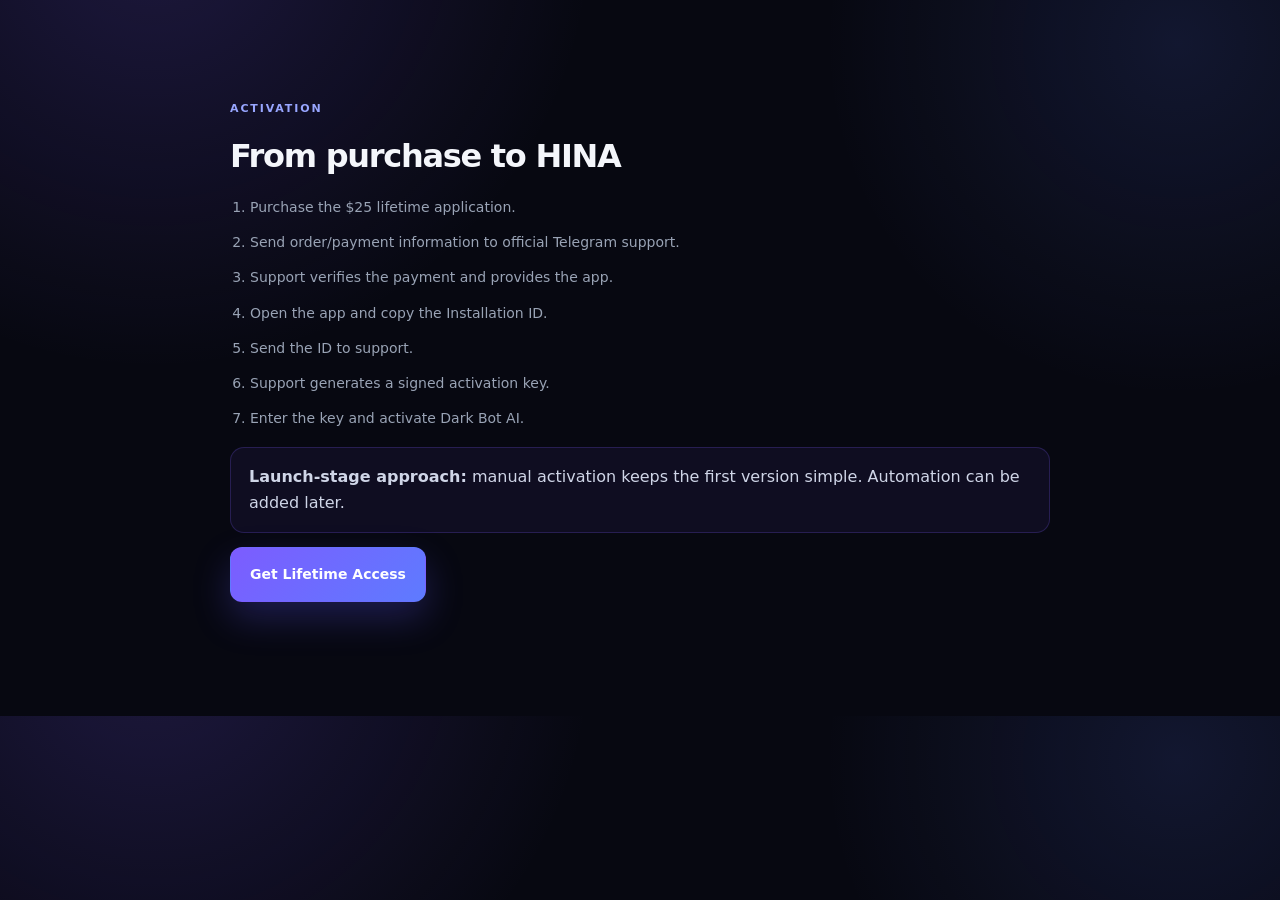
<file: pages/how-it-works.html>
<!doctype html><html lang="en"><head><meta charset="utf-8"><meta name="viewport" content="width=device-width,initial-scale=1"><title>How It Works — Dark Bot AI</title><link rel="stylesheet" href="../css/global.css"><link rel="stylesheet" href="../css/components.css"><link rel="stylesheet" href="../css/responsive.css"></head><body><main class="section-pad"><div class="container prose"><div class="eyebrow">ACTIVATION</div><h1>From purchase to HINA</h1><ol class="numbered"><li>Purchase the $25 lifetime application.</li><li>Send order/payment information to official Telegram support.</li><li>Support verifies the payment and provides the app.</li><li>Open the app and copy the Installation ID.</li><li>Send the ID to support.</li><li>Support generates a signed activation key.</li><li>Enter the key and activate Dark Bot AI.</li></ol><div class="callout"><strong>Launch-stage approach:</strong> manual activation keeps the first version simple. Automation can be added later.</div><p><a class="btn btn-primary" href="../index.html#pricing">Get Lifetime Access</a></p></div></main></body></html>
</file>
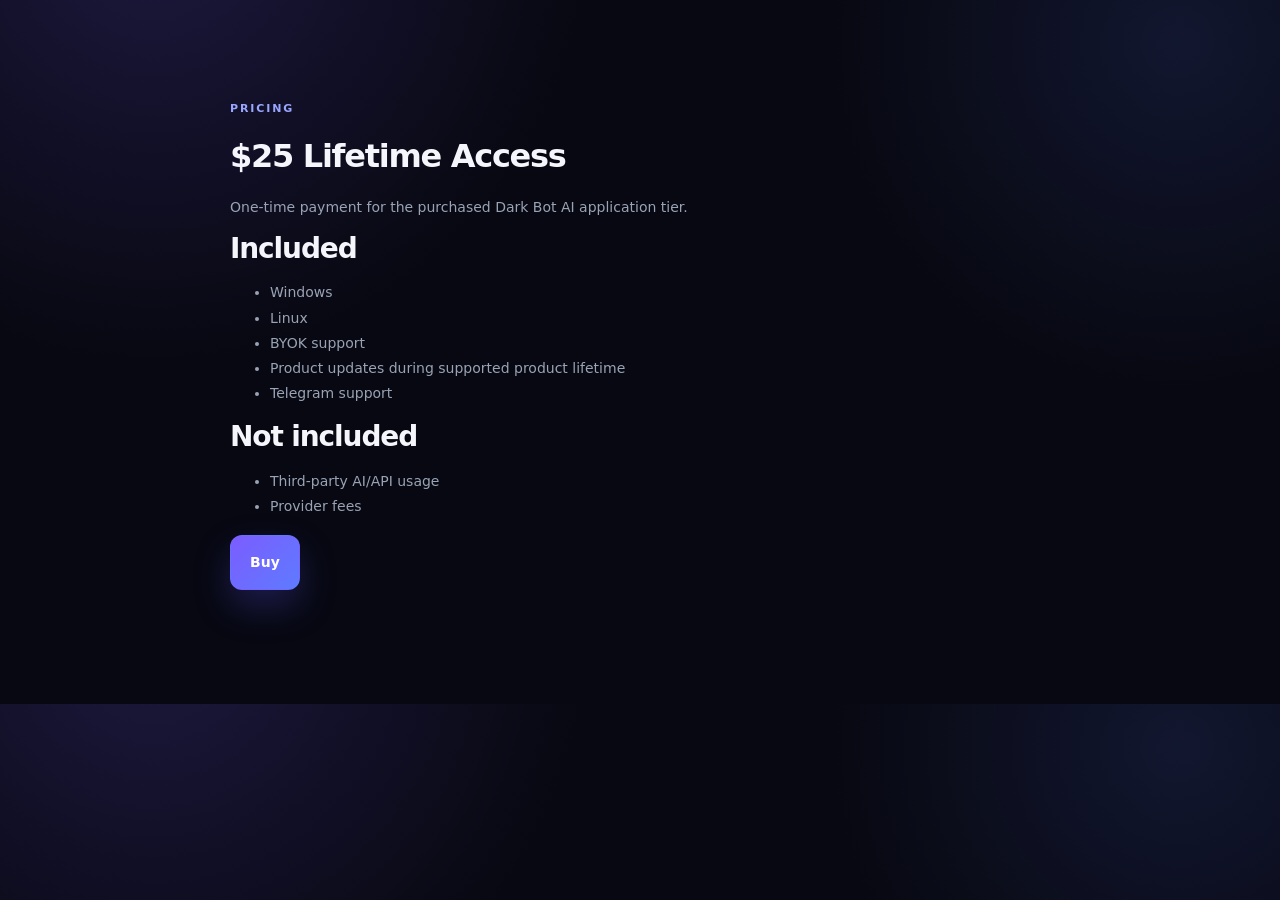
<file: pages/pricing.html>
<!doctype html><html lang="en"><head><meta charset="utf-8"><meta name="viewport" content="width=device-width,initial-scale=1"><title>Pricing — Dark Bot AI</title><link rel="stylesheet" href="../css/global.css"><link rel="stylesheet" href="../css/components.css"><link rel="stylesheet" href="../css/responsive.css"></head><body><main class="section-pad"><div class="container prose"><div class="eyebrow">PRICING</div><h1>$25 Lifetime Access</h1><p class="lead-sm">One-time payment for the purchased Dark Bot AI application tier.</p><h2>Included</h2><ul><li>Windows</li><li>Linux</li><li>BYOK support</li><li>Product updates during supported product lifetime</li><li>Telegram support</li></ul><h2>Not included</h2><ul><li>Third-party AI/API usage</li><li>Provider fees</li></ul><p><a class="btn btn-primary" href="../index.html#pricing">Buy</a></p></div></main></body></html>
</file>
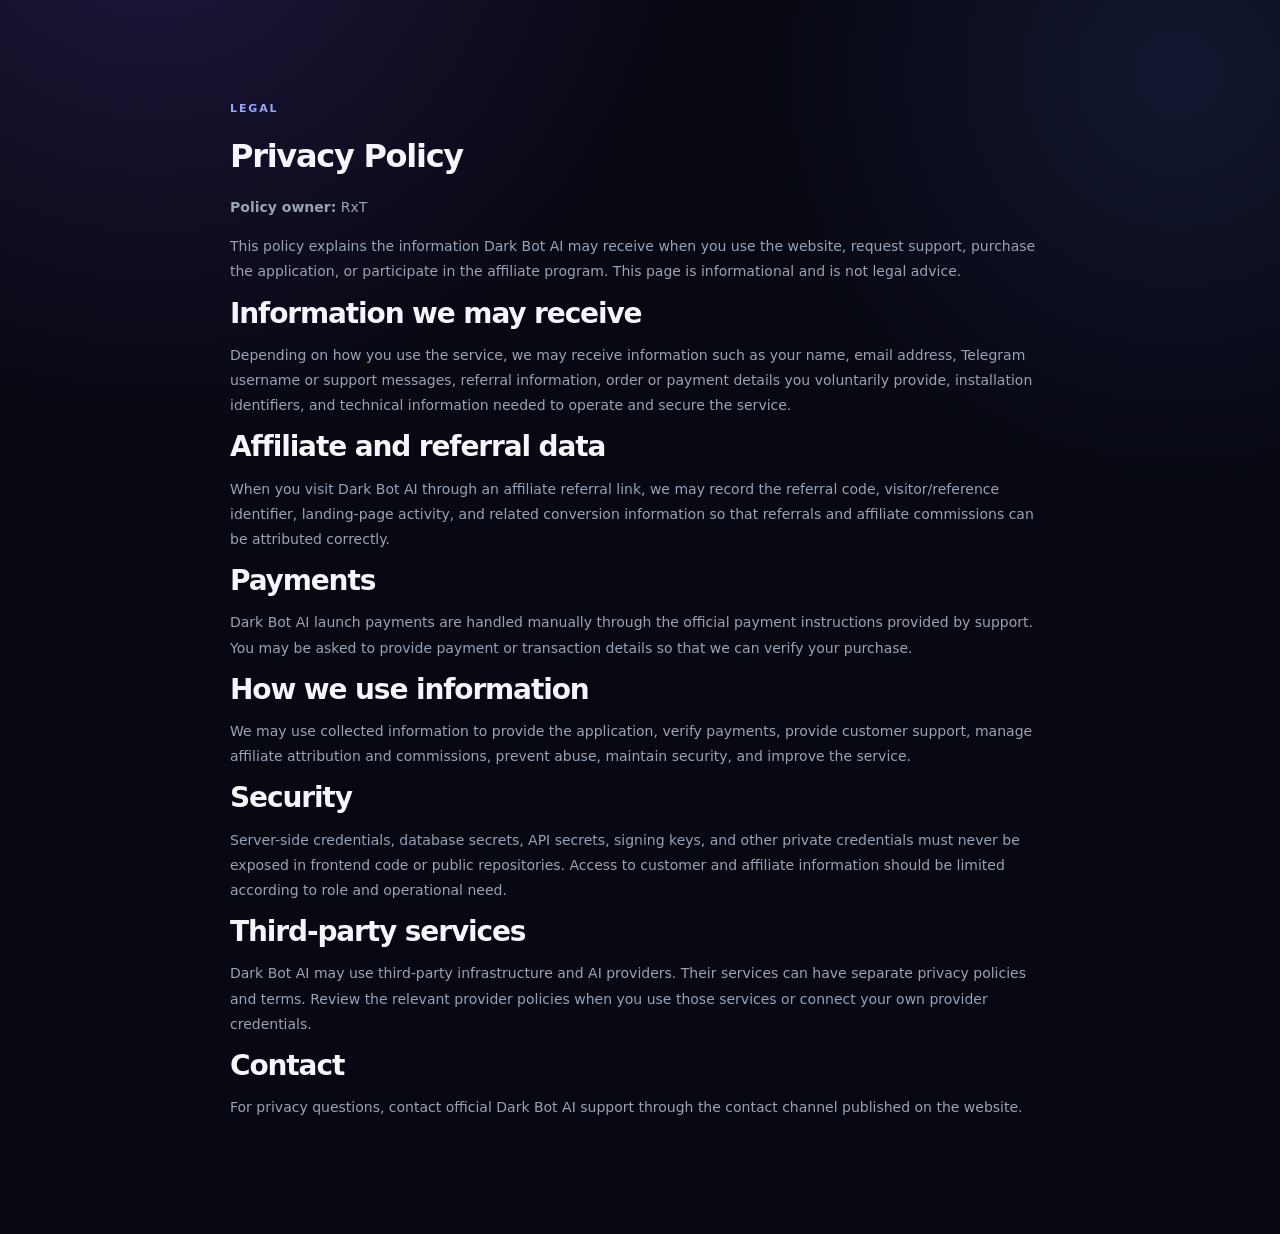
<file: pages/privacy.html>
<!doctype html>
<html lang="en">
<head>
  <meta charset="utf-8">
  <meta name="viewport" content="width=device-width,initial-scale=1">
  <title>Privacy Policy — Dark Bot AI</title>
  <link rel="stylesheet" href="../css/global.css">
  <link rel="stylesheet" href="../css/components.css">
  <link rel="stylesheet" href="../css/responsive.css">
</head>
<body>
<main class="section-pad">
  <div class="container prose">
    <div class="eyebrow">LEGAL</div>
    <h1>Privacy Policy</h1>
    <p><strong>Policy owner:</strong> RxT</p>
    <p>This policy explains the information Dark Bot AI may receive when you use the website, request support, purchase the application, or participate in the affiliate program. This page is informational and is not legal advice.</p>

    <h2>Information we may receive</h2>
    <p>Depending on how you use the service, we may receive information such as your name, email address, Telegram username or support messages, referral information, order or payment details you voluntarily provide, installation identifiers, and technical information needed to operate and secure the service.</p>

    <h2>Affiliate and referral data</h2>
    <p>When you visit Dark Bot AI through an affiliate referral link, we may record the referral code, visitor/reference identifier, landing-page activity, and related conversion information so that referrals and affiliate commissions can be attributed correctly.</p>

    <h2>Payments</h2>
    <p>Dark Bot AI launch payments are handled manually through the official payment instructions provided by support. You may be asked to provide payment or transaction details so that we can verify your purchase.</p>

    <h2>How we use information</h2>
    <p>We may use collected information to provide the application, verify payments, provide customer support, manage affiliate attribution and commissions, prevent abuse, maintain security, and improve the service.</p>

    <h2>Security</h2>
    <p>Server-side credentials, database secrets, API secrets, signing keys, and other private credentials must never be exposed in frontend code or public repositories. Access to customer and affiliate information should be limited according to role and operational need.</p>

    <h2>Third-party services</h2>
    <p>Dark Bot AI may use third-party infrastructure and AI providers. Their services can have separate privacy policies and terms. Review the relevant provider policies when you use those services or connect your own provider credentials.</p>

    <h2>Contact</h2>
    <p>For privacy questions, contact official Dark Bot AI support through the contact channel published on the website.</p>
  </div>
</main>
</body>
</html>
</file>
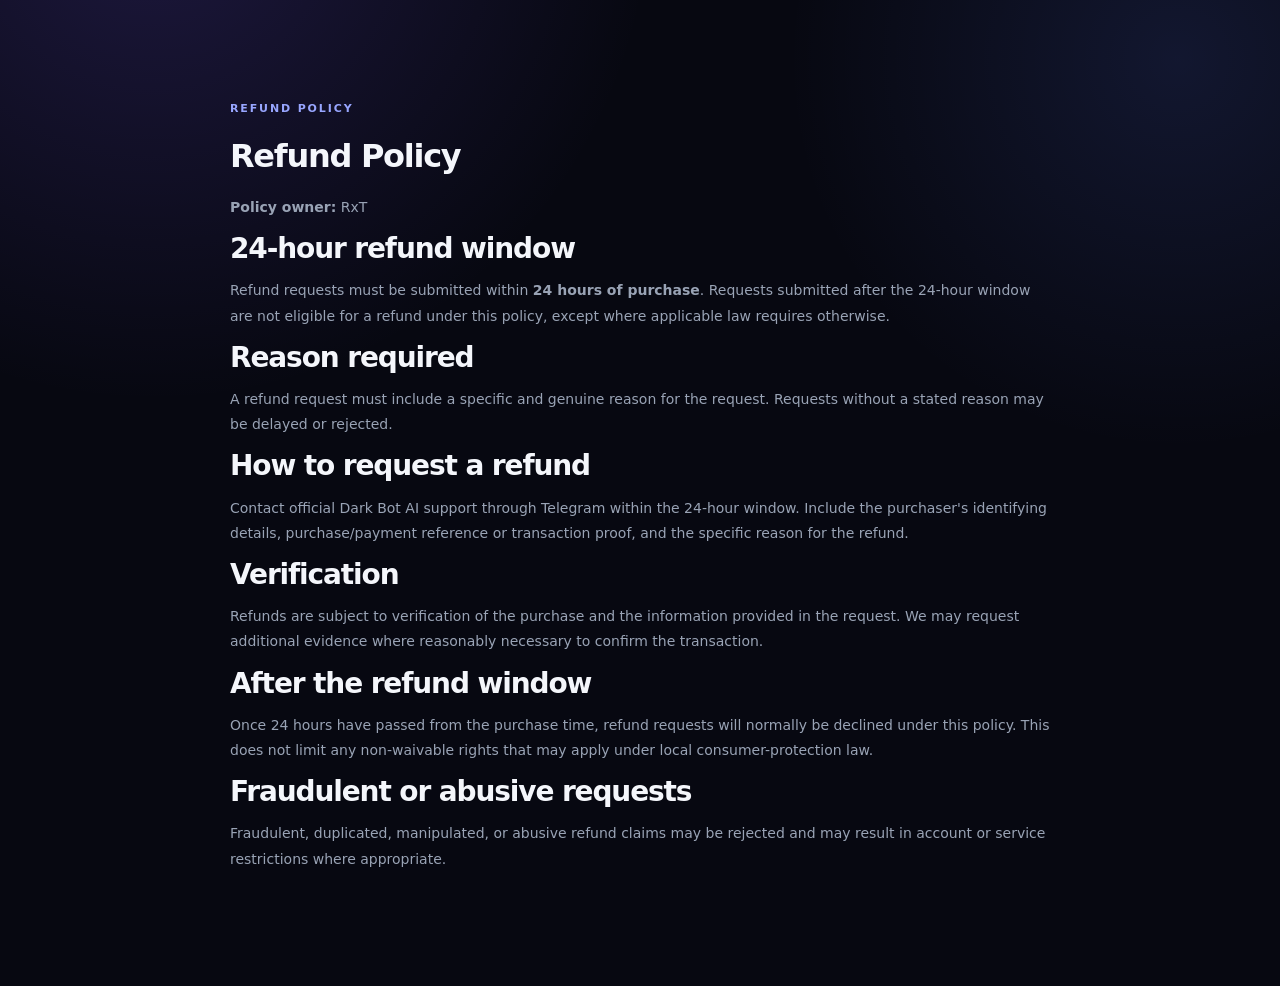
<file: pages/refund.html>
<!doctype html>
<html lang="en">
<head>
  <meta charset="utf-8">
  <meta name="viewport" content="width=device-width,initial-scale=1">
  <title>Refund Policy — Dark Bot AI</title>
  <link rel="stylesheet" href="../css/global.css">
  <link rel="stylesheet" href="../css/components.css">
  <link rel="stylesheet" href="../css/responsive.css">
</head>
<body>
<main class="section-pad">
  <div class="container prose">
    <div class="eyebrow">REFUND POLICY</div>
    <h1>Refund Policy</h1>
    <p><strong>Policy owner:</strong> RxT</p>

    <h2>24-hour refund window</h2>
    <p>Refund requests must be submitted within <strong>24 hours of purchase</strong>. Requests submitted after the 24-hour window are not eligible for a refund under this policy, except where applicable law requires otherwise.</p>

    <h2>Reason required</h2>
    <p>A refund request must include a specific and genuine reason for the request. Requests without a stated reason may be delayed or rejected.</p>

    <h2>How to request a refund</h2>
    <p>Contact official Dark Bot AI support through Telegram within the 24-hour window. Include the purchaser's identifying details, purchase/payment reference or transaction proof, and the specific reason for the refund.</p>

    <h2>Verification</h2>
    <p>Refunds are subject to verification of the purchase and the information provided in the request. We may request additional evidence where reasonably necessary to confirm the transaction.</p>

    <h2>After the refund window</h2>
    <p>Once 24 hours have passed from the purchase time, refund requests will normally be declined under this policy. This does not limit any non-waivable rights that may apply under local consumer-protection law.</p>

    <h2>Fraudulent or abusive requests</h2>
    <p>Fraudulent, duplicated, manipulated, or abusive refund claims may be rejected and may result in account or service restrictions where appropriate.</p>
  </div>
</main>
</body>
</html>
</file>
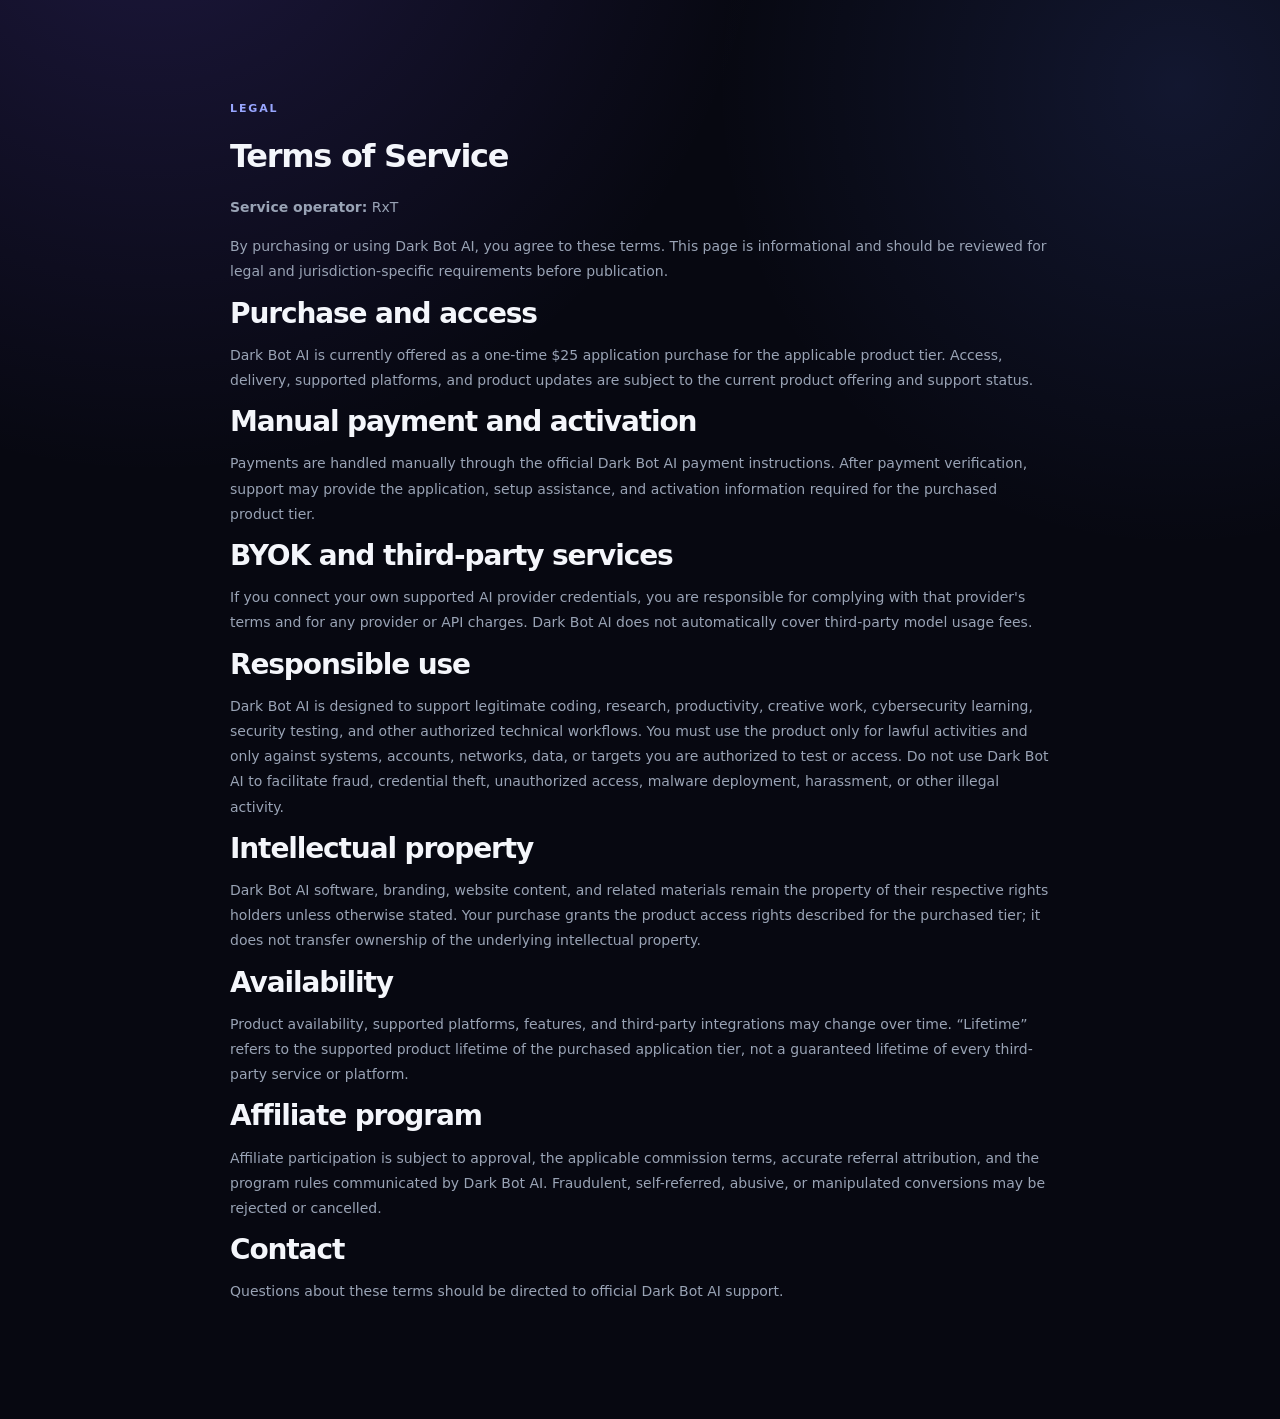
<file: pages/terms.html>
<!doctype html>
<html lang="en">
<head>
  <meta charset="utf-8">
  <meta name="viewport" content="width=device-width,initial-scale=1">
  <title>Terms — Dark Bot AI</title>
  <link rel="stylesheet" href="../css/global.css">
  <link rel="stylesheet" href="../css/components.css">
  <link rel="stylesheet" href="../css/responsive.css">
</head>
<body>
<main class="section-pad">
  <div class="container prose">
    <div class="eyebrow">LEGAL</div>
    <h1>Terms of Service</h1>
    <p><strong>Service operator:</strong> RxT</p>
    <p>By purchasing or using Dark Bot AI, you agree to these terms. This page is informational and should be reviewed for legal and jurisdiction-specific requirements before publication.</p>

    <h2>Purchase and access</h2>
    <p>Dark Bot AI is currently offered as a one-time $25 application purchase for the applicable product tier. Access, delivery, supported platforms, and product updates are subject to the current product offering and support status.</p>

    <h2>Manual payment and activation</h2>
    <p>Payments are handled manually through the official Dark Bot AI payment instructions. After payment verification, support may provide the application, setup assistance, and activation information required for the purchased product tier.</p>

    <h2>BYOK and third-party services</h2>
    <p>If you connect your own supported AI provider credentials, you are responsible for complying with that provider's terms and for any provider or API charges. Dark Bot AI does not automatically cover third-party model usage fees.</p>

    <h2>Responsible use</h2>
    <p>Dark Bot AI is designed to support legitimate coding, research, productivity, creative work, cybersecurity learning, security testing, and other authorized technical workflows. You must use the product only for lawful activities and only against systems, accounts, networks, data, or targets you are authorized to test or access. Do not use Dark Bot AI to facilitate fraud, credential theft, unauthorized access, malware deployment, harassment, or other illegal activity.</p>

    <h2>Intellectual property</h2>
    <p>Dark Bot AI software, branding, website content, and related materials remain the property of their respective rights holders unless otherwise stated. Your purchase grants the product access rights described for the purchased tier; it does not transfer ownership of the underlying intellectual property.</p>

    <h2>Availability</h2>
    <p>Product availability, supported platforms, features, and third-party integrations may change over time. “Lifetime” refers to the supported product lifetime of the purchased application tier, not a guaranteed lifetime of every third-party service or platform.</p>

    <h2>Affiliate program</h2>
    <p>Affiliate participation is subject to approval, the applicable commission terms, accurate referral attribution, and the program rules communicated by Dark Bot AI. Fraudulent, self-referred, abusive, or manipulated conversions may be rejected or cancelled.</p>

    <h2>Contact</h2>
    <p>Questions about these terms should be directed to official Dark Bot AI support.</p>
  </div>
</main>
</body>
</html>
</file>
<file: css/global.css>
:root{--bg:#070811;--panel:#0d1220;--text:#f4f6fb;--muted:#99a3b5;--muted2:#737e92;--line:rgba(255,255,255,.09);--a:#7c5cff;--b:#5e7bff;--ok:#58dfa5;--max:1160px;--shadow:0 20px 80px rgba(0,0,0,.38)}*{box-sizing:border-box}html{scroll-behavior:smooth}body{margin:0;background:radial-gradient(circle at 12% -10%,rgba(124,92,255,.19),transparent 32%),radial-gradient(circle at 92% 6%,rgba(94,123,255,.13),transparent 26%),var(--bg);color:var(--text);font-family:Inter,system-ui,sans-serif;line-height:1.6}a{color:inherit;text-decoration:none}img{display:block;max-width:100%}.container{width:min(calc(100% - 36px),var(--max));margin:auto}.section-pad{padding:100px 0}.compact{padding:70px 0}.alt-section{background:rgba(255,255,255,.018);border-top:1px solid rgba(255,255,255,.04);border-bottom:1px solid rgba(255,255,255,.04)}h1,h2,h3{line-height:1.08;letter-spacing:-.04em}h2{font-size:clamp(30px,4.5vw,52px);margin:8px 0 14px}.eyebrow{font-size:11px;letter-spacing:.17em;font-weight:800;color:#98a6ff}.lead,.lead-sm{color:var(--muted)}.lead{font-size:18px;max-width:720px}.lead-sm{font-size:16px;max-width:760px}.gradient-text{background:linear-gradient(90deg,#fff,#9d8aff 55%,#79a0ff);-webkit-background-clip:text;background-clip:text;color:transparent}.centered{text-align:center}.section-heading{max-width:760px;margin-bottom:36px}.section-heading.centered{margin-inline:auto}.section-heading p{color:var(--muted);font-size:16px}.btn{display:inline-flex;align-items:center;justify-content:center;padding:14px 19px;border-radius:12px;border:1px solid transparent;font-weight:800;transition:.2s;cursor:pointer}.btn:hover{transform:translateY(-1px)}.btn-primary{color:#fff;background:linear-gradient(135deg,var(--a),var(--b));box-shadow:0 16px 36px rgba(95,88,255,.25)}.btn-ghost{border-color:var(--line);background:rgba(255,255,255,.025);color:#d8ddeb}.btn-small{padding:10px 14px;font-size:13px;background:#f7f8fb;color:#070811;border-radius:10px}.btn-block{width:100%}.glow-border{box-shadow:var(--shadow),0 0 0 1px rgba(124,92,255,.15),0 0 60px rgba(124,92,255,.08)}.callout{border:1px solid rgba(124,92,255,.22);background:rgba(124,92,255,.07);padding:16px 18px;border-radius:14px;color:#cfd5e7}code{font-family:ui-monospace,SFMono-Regular,Menlo,monospace;color:#b8c4ff}.muted{color:var(--muted)}
</file>
<file: css/components.css>
.site-header{position:sticky;top:0;z-index:50;background:rgba(7,8,17,.74);backdrop-filter:blur(16px);border-bottom:1px solid var(--line)}.nav-wrap{min-height:72px;display:flex;align-items:center;justify-content:space-between;gap:22px}.brand{display:flex;align-items:center;gap:10px}.brand-logo{width:34px;height:34px;border-radius:50%;overflow:hidden;display:grid;place-items:center;background:linear-gradient(135deg,#8b66ff,#5b79ff);box-shadow:0 0 24px rgba(124,92,255,.35)}.brand-logo img{width:100%;height:100%;object-fit:cover}.brand-copy{display:flex;flex-direction:column;line-height:1.05}.brand-copy strong{font-size:14px}.brand-copy small{font-size:10px;color:#858fa3;margin-top:4px}.desktop-nav{display:flex;gap:22px;color:#aeb8ca;font-size:13px}.desktop-nav a:hover,.text-link:hover{color:#fff}.nav-actions{display:flex;align-items:center;gap:15px}.text-link{font-size:13px;color:#aeb8ca}.menu-btn{display:none;border:0;background:none;color:white;font-size:23px;cursor:pointer}.mobile-nav{padding:10px 18px 20px;border-top:1px solid var(--line)}.mobile-nav a{display:block;padding:12px 0;color:#c6cedd;border-bottom:1px solid rgba(255,255,255,.05)}.hero{min-height:720px;display:grid;align-items:center}.hero-grid{display:grid;grid-template-columns:1.04fr .96fr;gap:64px;align-items:center}.hero-copy h1{font-size:clamp(44px,6.3vw,74px);margin:14px 0 22px}.hero-cta-row{display:flex;gap:12px;flex-wrap:wrap;margin:30px 0 20px}.micro-trust{display:flex;gap:17px;flex-wrap:wrap;color:#909bad;font-size:12px}.pulse{display:inline-block;width:7px;height:7px;border-radius:50%;background:var(--ok);box-shadow:0 0 0 6px rgba(88,223,165,.08)}.hero-visual{position:relative}.app-window{border-radius:22px;background:linear-gradient(180deg,#101625,#0a0e18);overflow:hidden;border:1px solid rgba(255,255,255,.08)}.window-bar{height:44px;display:flex;align-items:center;border-bottom:1px solid rgba(255,255,255,.06);padding:0 14px}.window-dots{display:flex;gap:7px}.window-dots i{width:8px;height:8px;border-radius:50%;background:#444d60}.window-title{margin-left:16px;font-size:11px;color:#8390a6}.app-screen{padding:24px;min-height:430px}.screen-topline{display:flex;align-items:center;gap:10px}.screen-topline small{display:block;color:#707c90;font-size:10px}.hina-avatar{width:38px;height:38px;border-radius:12px;display:grid;place-items:center;background:linear-gradient(135deg,var(--a),var(--b));font-weight:900}.online-dot{margin-left:auto;color:#74dfae;font-size:11px}.chat-area{display:flex;flex-direction:column;gap:14px;margin-top:28px}.bubble{padding:13px 15px;border-radius:16px;max-width:88%;font-size:13px}.bubble-user{align-self:flex-end;background:#1b2340;color:#dce2f2}.bubble-ai{border:1px solid var(--line);background:#0e1421;color:#cdd5e5}.bubble-label{display:block;color:#a49aff;font-size:10px;font-weight:800;letter-spacing:.1em;margin-bottom:5px}.mini-tools{display:flex;gap:7px;flex-wrap:wrap}.mini-tools span,.method-list span{font-size:11px;border:1px solid var(--line);border-radius:999px;padding:7px 9px;color:#c7cfde;background:rgba(255,255,255,.02)}.composer{margin-top:24px;border:1px solid var(--line);border-radius:13px;padding:10px 10px 10px 13px;color:#697487;font-size:12px;display:flex;align-items:center}.composer span{flex:1}.composer button{border:0;border-radius:9px;background:#fff;color:#070811;width:32px;height:32px}.feature-grid{display:grid;grid-template-columns:repeat(4,1fr);gap:14px}.feature-card{background:rgba(255,255,255,.022);border:1px solid var(--line);border-radius:18px;padding:24px;min-height:220px}.feature-icon{font-size:24px;margin-bottom:26px}.feature-card h3{margin:0 0 9px;font-size:17px}.feature-card p{color:var(--muted);font-size:13px;line-height:1.75;margin:0}.screenshots-grid{display:grid;grid-template-columns:repeat(3,1fr);gap:16px}.shot-card{margin:0}.shot-frame{aspect-ratio:16/9;background:#0b101c;border:1px solid var(--line);border-radius:16px;overflow:hidden}.shot-frame img{width:100%;height:100%;object-fit:cover}.shot-card figcaption{display:flex;flex-direction:column;gap:3px;padding:13px 2px 0}.shot-card figcaption span{color:var(--muted);font-size:12px}.steps{display:grid;grid-template-columns:repeat(3,1fr);gap:14px}.step{border:1px solid var(--line);background:rgba(255,255,255,.022);border-radius:17px;padding:24px}.step-no{font-size:11px;font-weight:900;letter-spacing:.12em;color:#98a6ff}.step h3{margin:18px 0 8px}.step p{margin:0;color:var(--muted);font-size:13px}.platform-grid{display:grid;grid-template-columns:repeat(3,1fr);gap:14px}.platform-card{display:flex;align-items:center;gap:14px;padding:20px;border-radius:17px;border:1px solid var(--line);background:rgba(255,255,255,.02)}.platform-card>div:nth-child(2){flex:1}.platform-icon{font-size:28px}.platform-card p{margin:3px 0 0;color:var(--muted);font-size:12px}.status-badge{font-size:9px;font-weight:900;letter-spacing:.1em;padding:6px 8px;border-radius:999px}.live-badge{color:#72e2ac;background:rgba(88,223,165,.1)}.soon-badge{color:#efc75f;background:rgba(239,199,95,.1)}.byok-grid{display:grid;grid-template-columns:1.1fr .9fr;gap:50px;align-items:center}.byok-diagram{border:1px solid var(--line);border-radius:20px;background:#0b101b;padding:30px;display:flex;flex-direction:column;align-items:center;gap:10px}.diagram-node{width:80%;text-align:center;padding:16px;border-radius:12px;background:#111827;border:1px solid var(--line);color:#c9d2e1}.diagram-node.strong{background:linear-gradient(135deg,rgba(124,92,255,.22),rgba(94,123,255,.14));border-color:rgba(124,92,255,.35);color:#fff}.diagram-arrow{color:#7f8af9}.pricing-card{display:grid;grid-template-columns:1.1fr .9fr;gap:30px;align-items:stretch;border-radius:24px;background:linear-gradient(135deg,rgba(124,92,255,.08),rgba(255,255,255,.02));border:1px solid rgba(124,92,255,.24);padding:30px}.pricing-main h2{font-size:64px;margin:12px 0 8px}.pricing-main h2 span{font-size:16px;color:var(--muted);font-weight:600}.pricing-sub{color:var(--muted);max-width:540px}.check-list{list-style:none;padding:0;margin:24px 0 0;display:grid;gap:10px;color:#d5dbea;font-size:13px}.check-list li::before{content:"✓";color:#7e8cff;margin-right:10px;font-weight:900}.checkout-card{background:#090c15;border:1px solid var(--line);border-radius:18px;padding:24px;display:flex;flex-direction:column;justify-content:center}.checkout-badge{font-size:9px;letter-spacing:.13em;color:#9aa7ff;font-weight:900}.checkout-card h3{margin:12px 0 8px;font-size:22px}.checkout-card p{color:var(--muted);font-size:13px;margin-bottom:16px}.tiny{font-size:10px;line-height:1.55}.support-link{font-size:12px;color:#aab6ff;margin-top:11px}.payment-layout{display:grid;gap:14px}.payment-card{border:1px solid var(--line);background:rgba(255,255,255,.022);border-radius:18px;padding:24px}.primary-payment{border-color:rgba(124,92,255,.27);background:linear-gradient(135deg,rgba(124,92,255,.06),rgba(255,255,255,.02))}.payment-card-top{display:flex;align-items:center;gap:13px;margin-bottom:18px}.payment-card-top>div{flex:1}.payment-card-top h3{margin:0}.payment-card-top p{margin:3px 0 0;color:var(--muted);font-size:12px}.payment-mark{width:38px;height:38px;border-radius:11px;display:grid;place-items:center;font-weight:900;background:#6a63ff}.payment-mark.bd{background:#143c2d;color:#79e1ad}.payment-mark.crypto{background:#4d3c12;color:#ffd46f}.method-list{display:flex;flex-wrap:wrap;gap:8px}.method-note{font-size:10px!important;color:var(--muted2)!important;margin:15px 0 0!important}.community-grid{display:grid;grid-template-columns:repeat(3,1fr);gap:14px}.community-card{border:1px solid var(--line);background:rgba(255,255,255,.024);border-radius:18px;padding:24px;transition:.2s}.community-card:hover{transform:translateY(-2px);border-color:rgba(124,92,255,.35)}.community-icon{font-size:26px}.community-card h3{margin:18px 0 7px}.community-card p{color:var(--muted);font-size:13px;min-height:42px}.community-link{display:inline-block;color:#aeb8ff;font-size:12px;margin-top:16px}.faq-layout{display:grid;grid-template-columns:.8fr 1.2fr;gap:60px}.faq-list{border-top:1px solid var(--line)}details{border-bottom:1px solid var(--line);padding:18px 0}summary{cursor:pointer;font-weight:700;font-size:14px}details p{color:var(--muted);font-size:13px;padding-top:10px}.trust-strip{display:grid;grid-template-columns:repeat(4,1fr);gap:10px}.trust-strip>div{border:1px solid var(--line);padding:17px;border-radius:14px;background:rgba(255,255,255,.018)}.trust-strip strong{display:block;font-size:12px}.trust-strip span{display:block;color:var(--muted);font-size:11px;margin-top:5px}.final-cta{padding-top:35px;padding-bottom:110px}.final-cta p{color:var(--muted);margin:0 0 22px}.site-footer{border-top:1px solid var(--line);background:#06070d}.footer-grid{display:grid;grid-template-columns:2fr 1fr 1fr 1fr;gap:25px;padding:50px 0}.footer-brand p{color:var(--muted);font-size:12px;max-width:300px;margin-top:16px}.footer-col{display:flex;flex-direction:column;gap:8px}.footer-col h4{margin:0 0 5px;font-size:12px}.footer-col a{color:#808b9e;font-size:12px}.footer-col a:hover{color:#fff}.footer-bottom{padding:20px 0;border-top:1px solid rgba(255,255,255,.05);display:flex;justify-content:space-between;gap:20px;color:#6f7a8e;font-size:10px}.page-hero{padding-bottom:30px}.prose{max-width:820px}.prose h2{font-size:28px}.prose h3{font-size:18px;margin-top:30px}.prose p,.prose li{color:var(--muted);font-size:14px;line-height:1.8}.prose-grid{display:grid;grid-template-columns:1fr 1fr;gap:18px}.prose-grid>div{border:1px solid var(--line);border-radius:16px;padding:22px;background:rgba(255,255,255,.02)}.numbered{padding-left:20px}.numbered li{margin:10px 0}

/* =========================================================
   Affiliate portal
   ========================================================= */
.portal-shell{min-height:100vh;display:flex;flex-direction:column}.portal-main{flex:1;padding:70px 0}.portal-card{max-width:520px;margin:0 auto;padding:30px;border:1px solid var(--line);border-radius:22px;background:linear-gradient(180deg,rgba(255,255,255,.032),rgba(255,255,255,.018));box-shadow:var(--shadow)}.portal-card.wide{max-width:1040px}.portal-top{display:flex;align-items:center;justify-content:space-between;gap:18px;margin-bottom:28px}.portal-title{margin:0;font-size:clamp(30px,5vw,44px)}.portal-subtitle{margin:8px 0 0;color:var(--muted);font-size:14px}.portal-form{display:grid;gap:14px;margin-top:24px}.portal-form label{display:grid;gap:7px;font-size:12px;font-weight:700;color:#d9e0ed}.portal-form input{width:100%;padding:13px 14px;border:1px solid var(--line);border-radius:12px;background:#090d17;color:#fff;outline:none}.portal-form input:focus{border-color:rgba(124,92,255,.55);box-shadow:0 0 0 3px rgba(124,92,255,.08)}.portal-actions{display:flex;gap:10px;flex-wrap:wrap;align-items:center}.portal-message{min-height:20px;margin-top:12px;font-size:12px;color:var(--muted)}.portal-message.ok{color:var(--ok)}.portal-message.error{color:#ff9b9b}.portal-divider{height:1px;background:var(--line);margin:24px 0}.portal-links{display:flex;justify-content:space-between;gap:12px;flex-wrap:wrap;font-size:12px;color:#aeb8ff}.portal-links a:hover{text-decoration:underline}.portal-kicker{font-size:11px;letter-spacing:.15em;font-weight:900;color:#98a6ff}.portal-brand{margin-bottom:8px}.portal-grid{display:grid;grid-template-columns:repeat(4,1fr);gap:14px}.portal-stat{border:1px solid var(--line);border-radius:16px;padding:18px;background:rgba(255,255,255,.02)}.portal-stat span{display:block;color:var(--muted);font-size:11px}.portal-stat strong{display:block;font-size:28px;line-height:1.1;margin-top:8px}.portal-panel{margin-top:14px;border:1px solid var(--line);border-radius:18px;background:rgba(255,255,255,.018);overflow:hidden}.portal-panel-head{display:flex;align-items:center;justify-content:space-between;gap:12px;padding:18px 20px;border-bottom:1px solid var(--line)}.portal-panel-head h3{margin:0;font-size:16px}.portal-table-wrap{overflow:auto}.portal-table{width:100%;border-collapse:collapse;min-width:700px}.portal-table th,.portal-table td{padding:13px 16px;text-align:left;border-bottom:1px solid rgba(255,255,255,.05);font-size:12px}.portal-table th{color:#8d98ab;font-size:10px;letter-spacing:.08em;text-transform:uppercase}.portal-table td{color:#d7deea}.status-pill{display:inline-flex;padding:5px 8px;border-radius:999px;font-size:9px;font-weight:900;letter-spacing:.08em;text-transform:uppercase}.status-pill.good{color:#72e2ac;background:rgba(88,223,165,.1)}.status-pill.warn{color:#efc75f;background:rgba(239,199,95,.1)}.status-pill.bad{color:#ff9b9b;background:rgba(255,100,100,.1)}.referral-box{display:flex;align-items:center;gap:10px;flex-wrap:wrap;padding:16px;border-radius:14px;background:#090d17;border:1px dashed rgba(124,92,255,.3)}.referral-box code{word-break:break-all}.portal-note{color:var(--muted);font-size:11px;line-height:1.6}.hide{display:none!important}
</file>
<file: css/responsive.css>
@media(max-width:980px){.desktop-nav{display:none}.menu-btn{display:inline-block}.nav-actions .text-link{display:none}.mobile-nav[hidden]{display:none}.hero-grid,.pricing-card,.byok-grid,.faq-layout{grid-template-columns:1fr}.hero-grid{gap:40px}.feature-grid{grid-template-columns:1fr 1fr}.screenshots-grid{grid-template-columns:1fr}.steps{grid-template-columns:1fr 1fr}.platform-grid{grid-template-columns:1fr}.community-grid{grid-template-columns:1fr 1fr}.trust-strip{grid-template-columns:1fr 1fr}.footer-grid{grid-template-columns:1.5fr 1fr 1fr}}@media(max-width:640px){.container{width:min(calc(100% - 28px),var(--max))}.section-pad{padding:76px 0}.compact{padding:58px 0}.hero{min-height:auto}.hero-copy h1{font-size:46px}.hero-cta-row .btn{width:100%}.feature-grid,.steps,.community-grid,.prose-grid,.trust-strip,.footer-grid{grid-template-columns:1fr}.pricing-main h2{font-size:52px}.app-screen{min-height:360px}.footer-bottom{flex-direction:column}}
@media (max-width:850px){.portal-grid{grid-template-columns:repeat(2,1fr)}}
@media (max-width:560px){.portal-main{padding:36px 0}.portal-card{padding:22px;border-radius:18px}.portal-top{align-items:flex-start}.portal-title{font-size:34px}.portal-grid{grid-template-columns:1fr}.portal-actions .btn{width:100%}}
</file>
